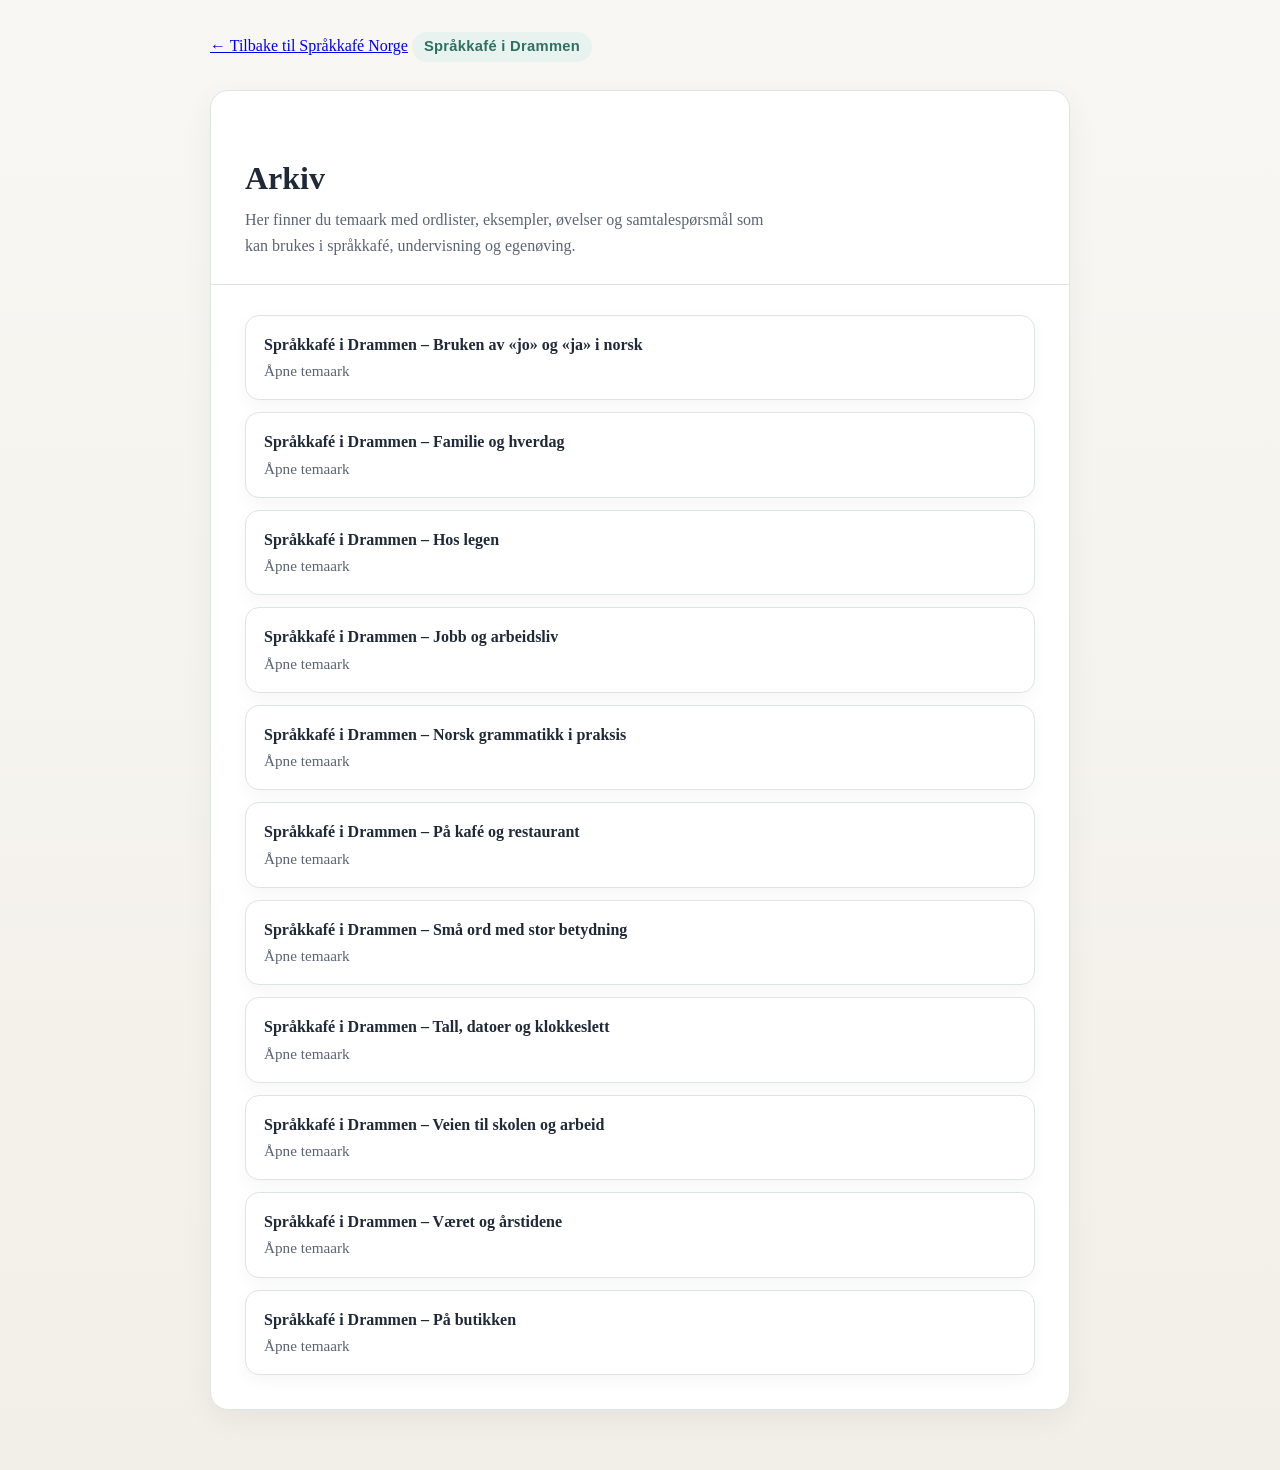
<file: index.html>
<!doctype html>
<html lang="no">
<head>
  <meta charset="utf-8">
  <meta name="viewport" content="width=device-width, initial-scale=1">
  <title>Språkkafé i Drammen – Arkiv</title>
  <link rel="stylesheet" href="styles.css">
</head>
<body>
<body>
  <main class="site">
    <header class="top">
      <a href="https://thpest.github.io/sprakkafe-norge/" class="back-link">← Tilbake til Språkkafé Norge</a>
      <span class="kicker">Språkkafé i Drammen</span>
    </header>
    <section class="card">
      <div class="hero">
        <h1>Arkiv</h1>
        <p>Her finner du temaark med ordlister, eksempler, øvelser og samtalespørsmål som kan brukes i språkkafé, undervisning og egenøving.</p>
      </div>
      <div class="content">
        <div class="index-list">
          <a href="bruken-av-jo-og-ja-i-norsk.html"><strong>Språkkafé i Drammen – Bruken av «jo» og «ja» i norsk</strong><div class="small">Åpne temaark</div></a>
<a href="familie-og-hverdag.html"><strong>Språkkafé i Drammen – Familie og hverdag</strong><div class="small">Åpne temaark</div></a>
<a href="hos-legen.html"><strong>Språkkafé i Drammen – Hos legen</strong><div class="small">Åpne temaark</div></a>
<a href="jobb-og-arbeidsliv.html"><strong>Språkkafé i Drammen – Jobb og arbeidsliv</strong><div class="small">Åpne temaark</div></a>
<a href="norsk-grammatikk-i-praksis.html"><strong>Språkkafé i Drammen – Norsk grammatikk i praksis</strong><div class="small">Åpne temaark</div></a>
<a href="pa-kafe-og-restaurant.html"><strong>Språkkafé i Drammen – På kafé og restaurant</strong><div class="small">Åpne temaark</div></a>
<a href="sma-ord-med-stor-betydning.html"><strong>Språkkafé i Drammen – Små ord med stor betydning</strong><div class="small">Åpne temaark</div></a>
<a href="tall-datoer-og-klokkeslett.html"><strong>Språkkafé i Drammen – Tall, datoer og klokkeslett</strong><div class="small">Åpne temaark</div></a>
<a href="veien-til-skolen-og-arbeid.html"><strong>Språkkafé i Drammen – Veien til skolen og arbeid</strong><div class="small">Åpne temaark</div></a>
<a href="vaeret-og-arstidene.html"><strong>Språkkafé i Drammen – Været og årstidene</strong><div class="small">Åpne temaark</div></a>
<a href="pa-butikken.html"><strong>Språkkafé i Drammen – På butikken</strong><div class="small">Åpne temaark</div></a>
        </div>
      </div>
    </section>
  </main>
</body>
</html>
</file>
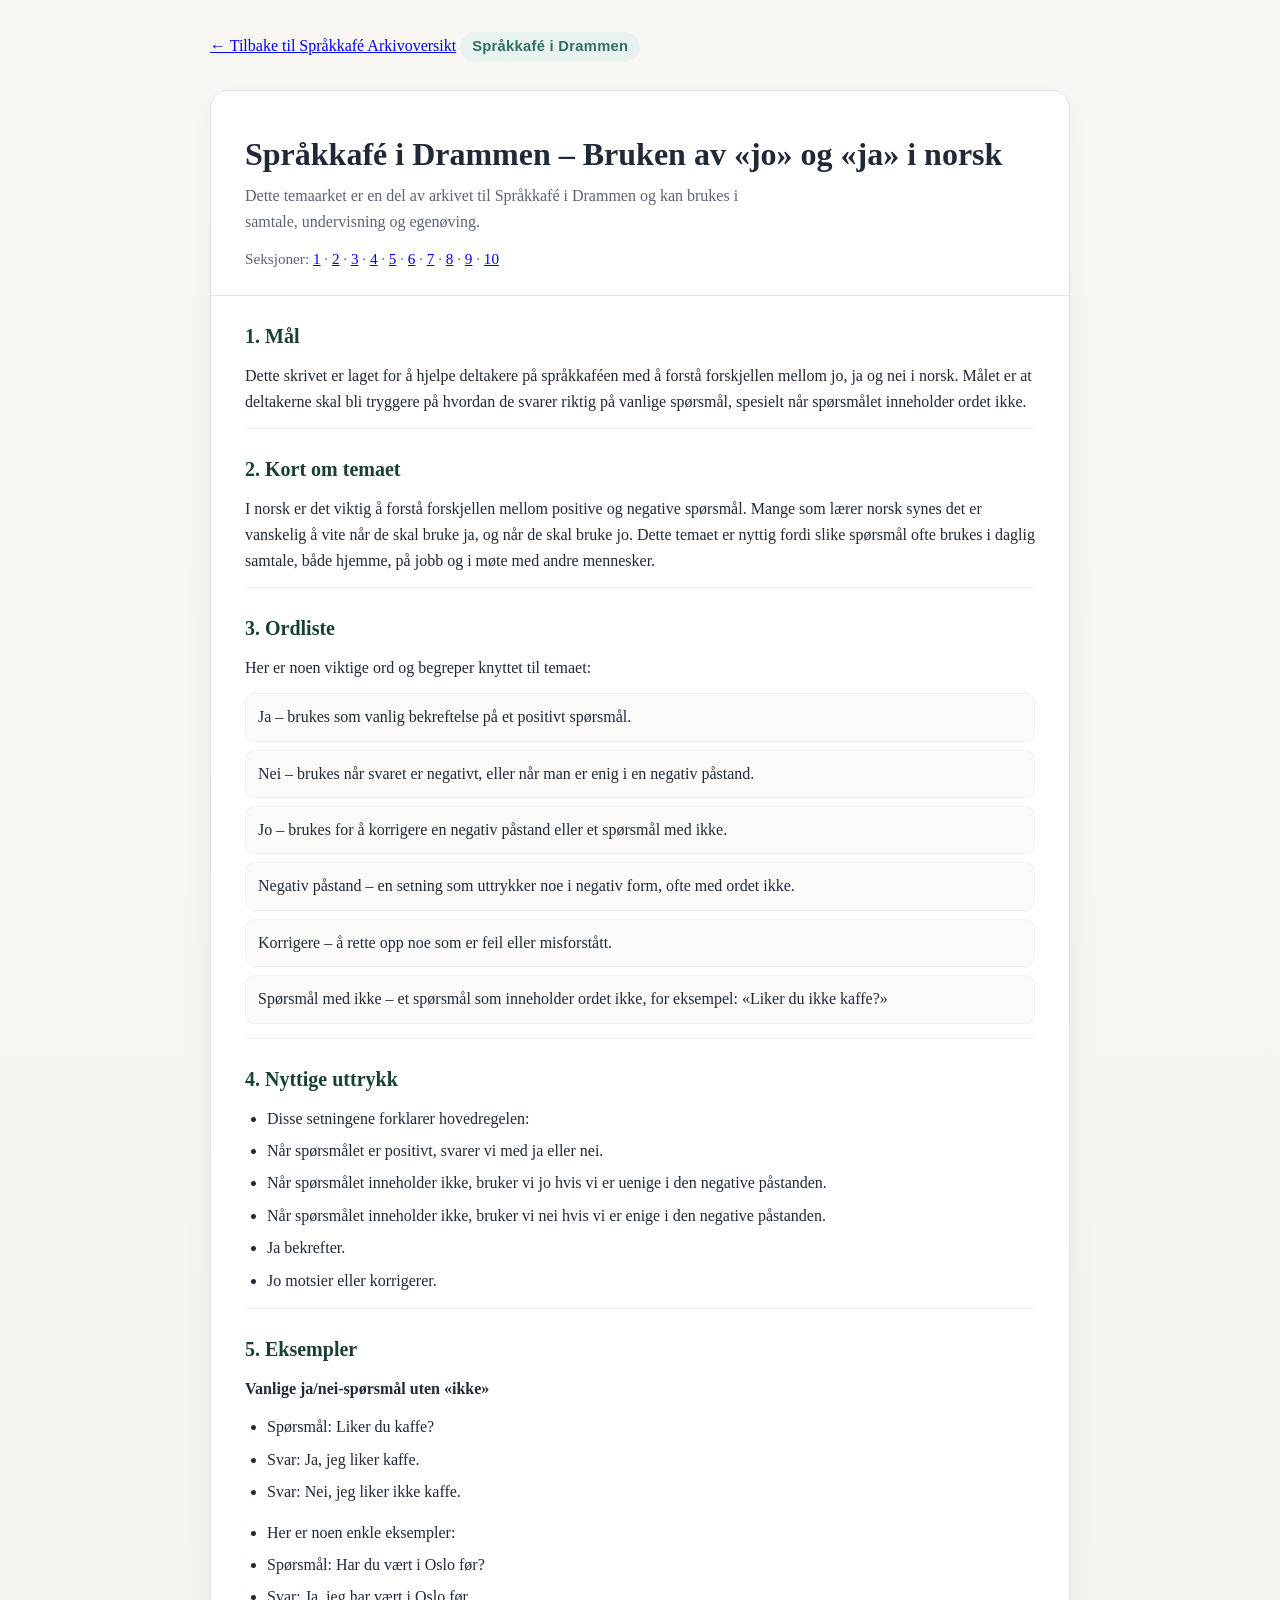
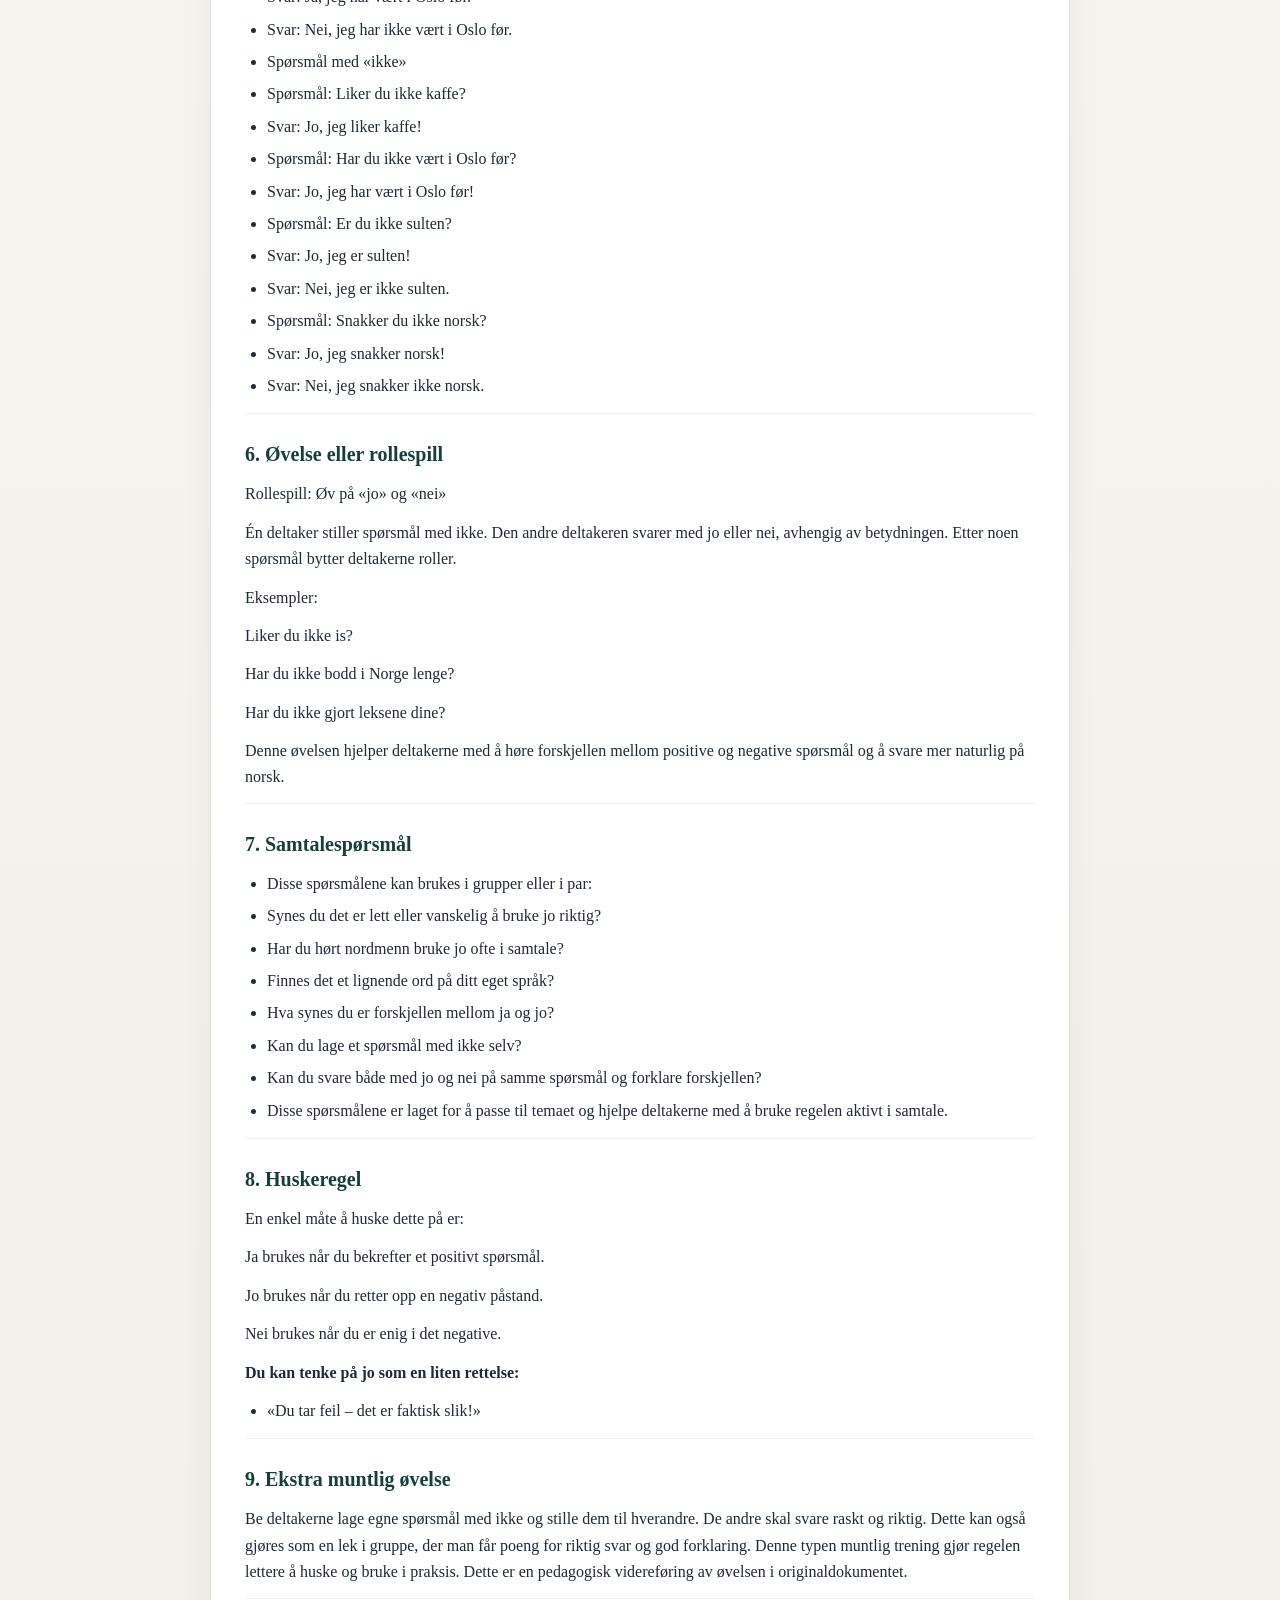
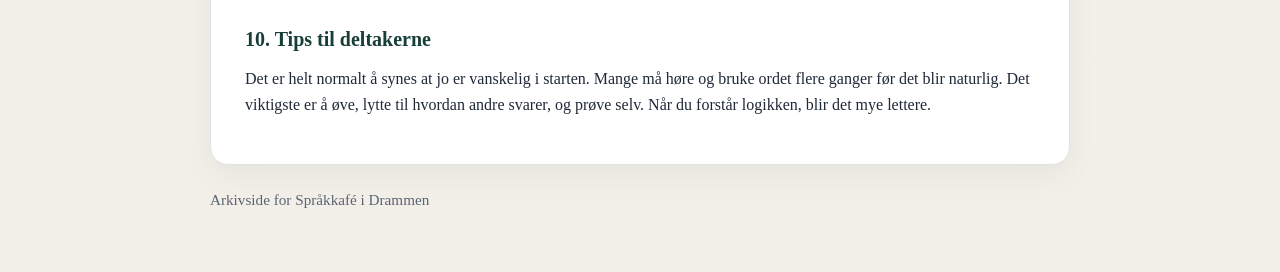
<file: bruken-av-jo-og-ja-i-norsk.html>
<!doctype html>
<html lang="no">
<head>
  <meta charset="utf-8">
  <meta name="viewport" content="width=device-width, initial-scale=1">
  <title>Språkkafé i Drammen – Bruken av «jo» og «ja» i norsk</title>
  <link rel="stylesheet" href="styles.css">
</head>
<body>
  <main class="site">
    <header class="top">
      <a href="https://thpest.github.io/arkiv/" class="back-link">← Tilbake til Språkkafé Arkivoversikt</a>
      <span class="kicker">Språkkafé i Drammen</span>
    </header>
    <article class="card">
      <div class="hero">
        <h1>Språkkafé i Drammen – Bruken av «jo» og «ja» i norsk</h1>
        <p>Dette temaarket er en del av arkivet til Språkkafé i Drammen og kan brukes i samtale, undervisning og egenøving.</p>
        <p class="small">Seksjoner: <a href="#s1">1</a> · <a href="#s2">2</a> · <a href="#s3">3</a> · <a href="#s4">4</a> · <a href="#s5">5</a> · <a href="#s6">6</a> · <a href="#s7">7</a> · <a href="#s8">8</a> · <a href="#s9">9</a> · <a href="#s10">10</a></p>
      </div>
      <div class="content">
        <section id="s1"><h2>1. Mål</h2>
<p>Dette skrivet er laget for å hjelpe deltakere på språkkaféen med å forstå forskjellen mellom jo, ja og nei i norsk. Målet er at deltakerne skal bli tryggere på hvordan de svarer riktig på vanlige spørsmål, spesielt når spørsmålet inneholder ordet ikke.</p>
</section>
<section id="s2"><h2>2. Kort om temaet</h2>
<p>I norsk er det viktig å forstå forskjellen mellom positive og negative spørsmål. Mange som lærer norsk synes det er vanskelig å vite når de skal bruke ja, og når de skal bruke jo. Dette temaet er nyttig fordi slike spørsmål ofte brukes i daglig samtale, både hjemme, på jobb og i møte med andre mennesker.</p>
</section>
<section id="s3"><h2>3. Ordliste</h2>
<p>Her er noen viktige ord og begreper knyttet til temaet:</p>
<ul class="term-list">
<li>Ja – brukes som vanlig bekreftelse på et positivt spørsmål.</li>
<li>Nei – brukes når svaret er negativt, eller når man er enig i en negativ påstand.</li>
<li>Jo – brukes for å korrigere en negativ påstand eller et spørsmål med ikke.</li>
<li>Negativ påstand – en setning som uttrykker noe i negativ form, ofte med ordet ikke.</li>
<li>Korrigere – å rette opp noe som er feil eller misforstått.</li>
<li>Spørsmål med ikke – et spørsmål som inneholder ordet ikke, for eksempel: «Liker du ikke kaffe?»</li>
</ul>
</section>
<section id="s4"><h2>4. Nyttige uttrykk</h2>
<ul>
<li>Disse setningene forklarer hovedregelen:</li>
<li>Når spørsmålet er positivt, svarer vi med ja eller nei.</li>
<li>Når spørsmålet inneholder ikke, bruker vi jo hvis vi er uenige i den negative påstanden.</li>
<li>Når spørsmålet inneholder ikke, bruker vi nei hvis vi er enige i den negative påstanden.</li>
<li>Ja bekrefter.</li>
<li>Jo motsier eller korrigerer.</li>
</ul>
</section>
<section id="s5"><h2>5. Eksempler</h2>
<p><strong>Vanlige ja/nei-spørsmål uten «ikke»</strong></p>
<ul>
<li>Spørsmål: Liker du kaffe?</li>
<li>Svar: Ja, jeg liker kaffe.</li>
<li>Svar: Nei, jeg liker ikke kaffe.</li>
</ul>
<ul>
<li>Her er noen enkle eksempler:</li>
<li>Spørsmål: Har du vært i Oslo før?</li>
<li>Svar: Ja, jeg har vært i Oslo før.</li>
<li>Svar: Nei, jeg har ikke vært i Oslo før.</li>
<li>Spørsmål med «ikke»</li>
<li>Spørsmål: Liker du ikke kaffe?</li>
<li>Svar: Jo, jeg liker kaffe!</li>
<li>Spørsmål: Har du ikke vært i Oslo før?</li>
<li>Svar: Jo, jeg har vært i Oslo før!</li>
<li>Spørsmål: Er du ikke sulten?</li>
<li>Svar: Jo, jeg er sulten!</li>
<li>Svar: Nei, jeg er ikke sulten.</li>
<li>Spørsmål: Snakker du ikke norsk?</li>
<li>Svar: Jo, jeg snakker norsk!</li>
<li>Svar: Nei, jeg snakker ikke norsk.</li>
</ul>
</section>
<section id="s6"><h2>6. Øvelse eller rollespill</h2>
<p>Rollespill: Øv på «jo» og «nei»</p>
<p>Én deltaker stiller spørsmål med ikke. Den andre deltakeren svarer med jo eller nei, avhengig av betydningen. Etter noen spørsmål bytter deltakerne roller.</p>
<p>Eksempler:</p>
<p>Liker du ikke is?</p>
<p>Har du ikke bodd i Norge lenge?</p>
<p>Har du ikke gjort leksene dine?</p>
<p>Denne øvelsen hjelper deltakerne med å høre forskjellen mellom positive og negative spørsmål og å svare mer naturlig på norsk.</p>
</section>
<section id="s7"><h2>7. Samtalespørsmål</h2>
<ul>
<li>Disse spørsmålene kan brukes i grupper eller i par:</li>
<li>Synes du det er lett eller vanskelig å bruke jo riktig?</li>
<li>Har du hørt nordmenn bruke jo ofte i samtale?</li>
<li>Finnes det et lignende ord på ditt eget språk?</li>
<li>Hva synes du er forskjellen mellom ja og jo?</li>
<li>Kan du lage et spørsmål med ikke selv?</li>
<li>Kan du svare både med jo og nei på samme spørsmål og forklare forskjellen?</li>
<li>Disse spørsmålene er laget for å passe til temaet og hjelpe deltakerne med å bruke regelen aktivt i samtale.</li>
</ul>
</section>
<section id="s8"><h2>8. Huskeregel</h2>
<p>En enkel måte å huske dette på er:</p>
<p>Ja brukes når du bekrefter et positivt spørsmål.</p>
<p>Jo brukes når du retter opp en negativ påstand.</p>
<p>Nei brukes når du er enig i det negative.</p>
<p><strong>Du kan tenke på jo som en liten rettelse:</strong></p>
<ul>
<li>«Du tar feil – det er faktisk slik!»</li>
</ul>
</section>
<section id="s9"><h2>9. Ekstra muntlig øvelse</h2>
<p>Be deltakerne lage egne spørsmål med ikke og stille dem til hverandre. De andre skal svare raskt og riktig. Dette kan også gjøres som en lek i gruppe, der man får poeng for riktig svar og god forklaring. Denne typen muntlig trening gjør regelen lettere å huske og bruke i praksis. Dette er en pedagogisk videreføring av øvelsen i originaldokumentet.</p>
</section>
<section id="s10"><h2>10. Tips til deltakerne</h2>
<p>Det er helt normalt å synes at jo er vanskelig i starten. Mange må høre og bruke ordet flere ganger før det blir naturlig. Det viktigste er å øve, lytte til hvordan andre svarer, og prøve selv. Når du forstår logikken, blir det mye lettere.</p>
</section>
      </div>
    </article>
    <footer class="page">
      Arkivside for Språkkafé i Drammen
    </footer>
  </main>
</body>
</html>
</file>
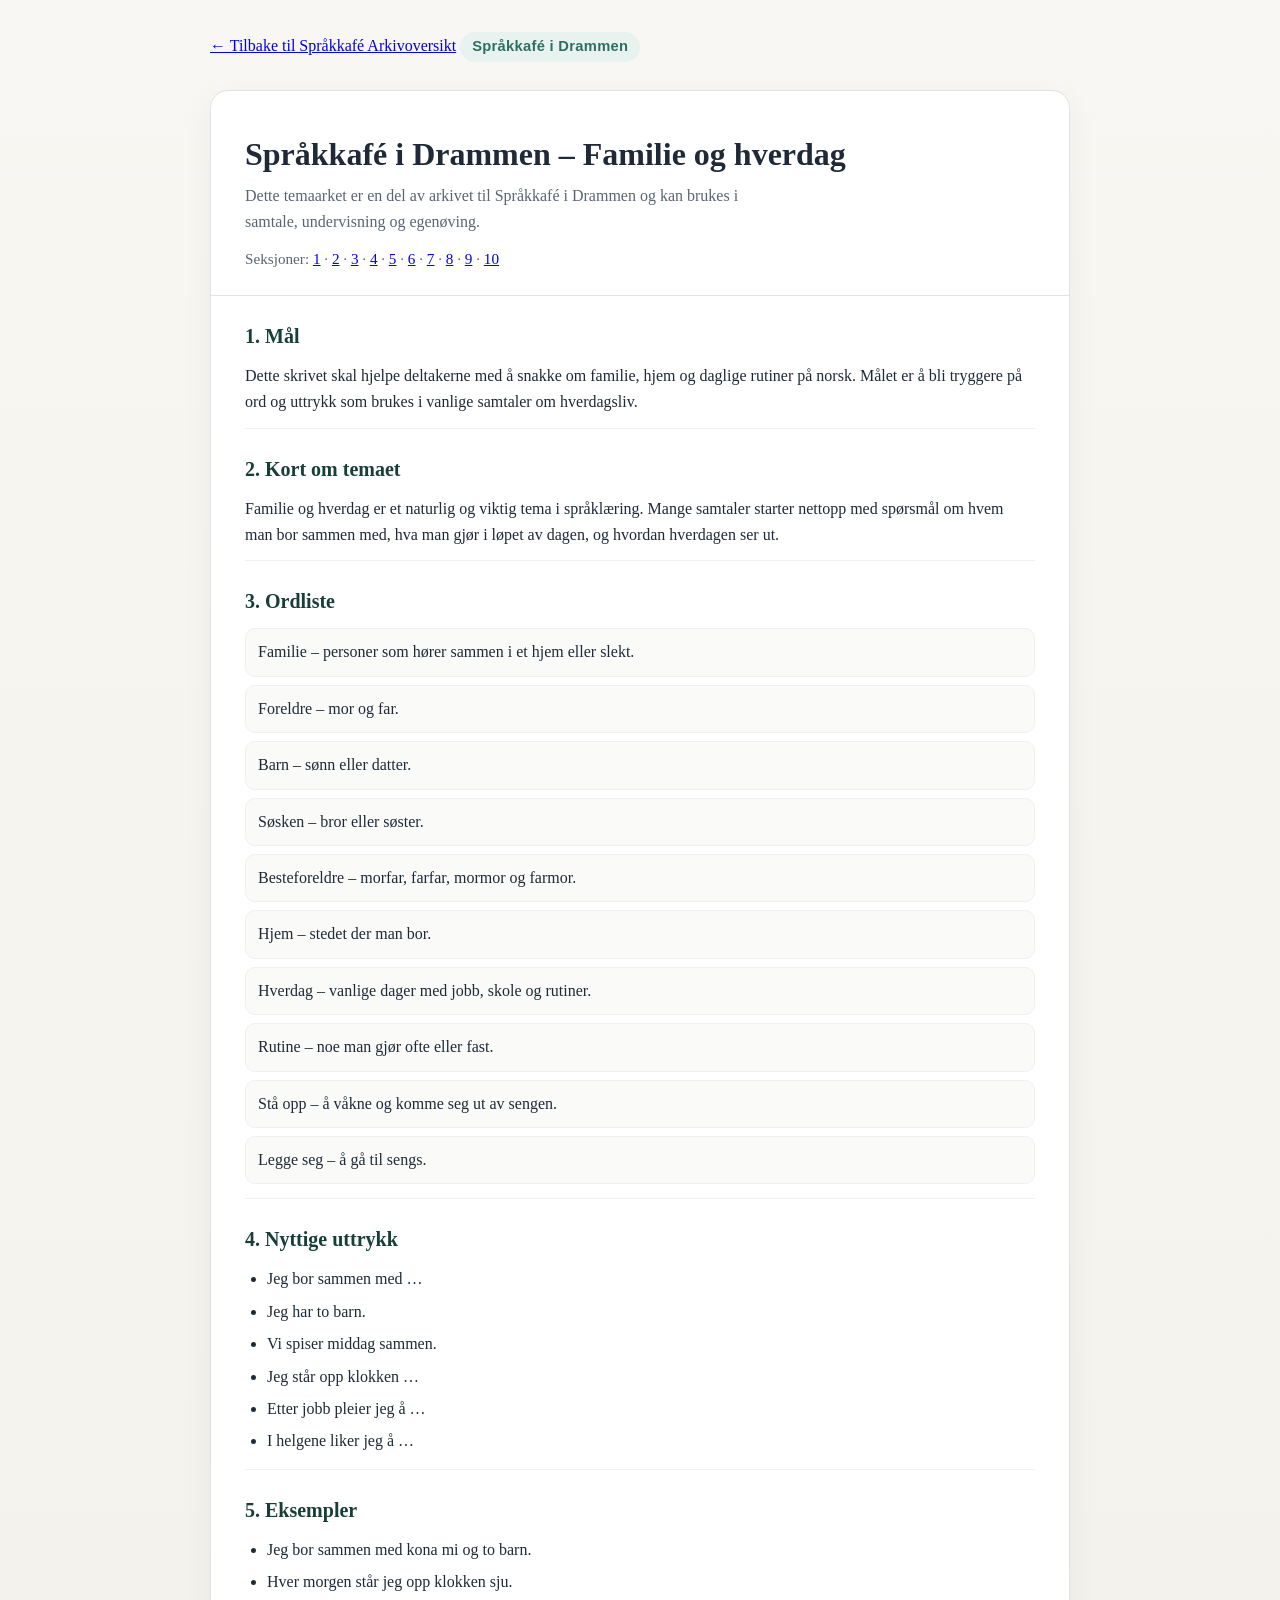
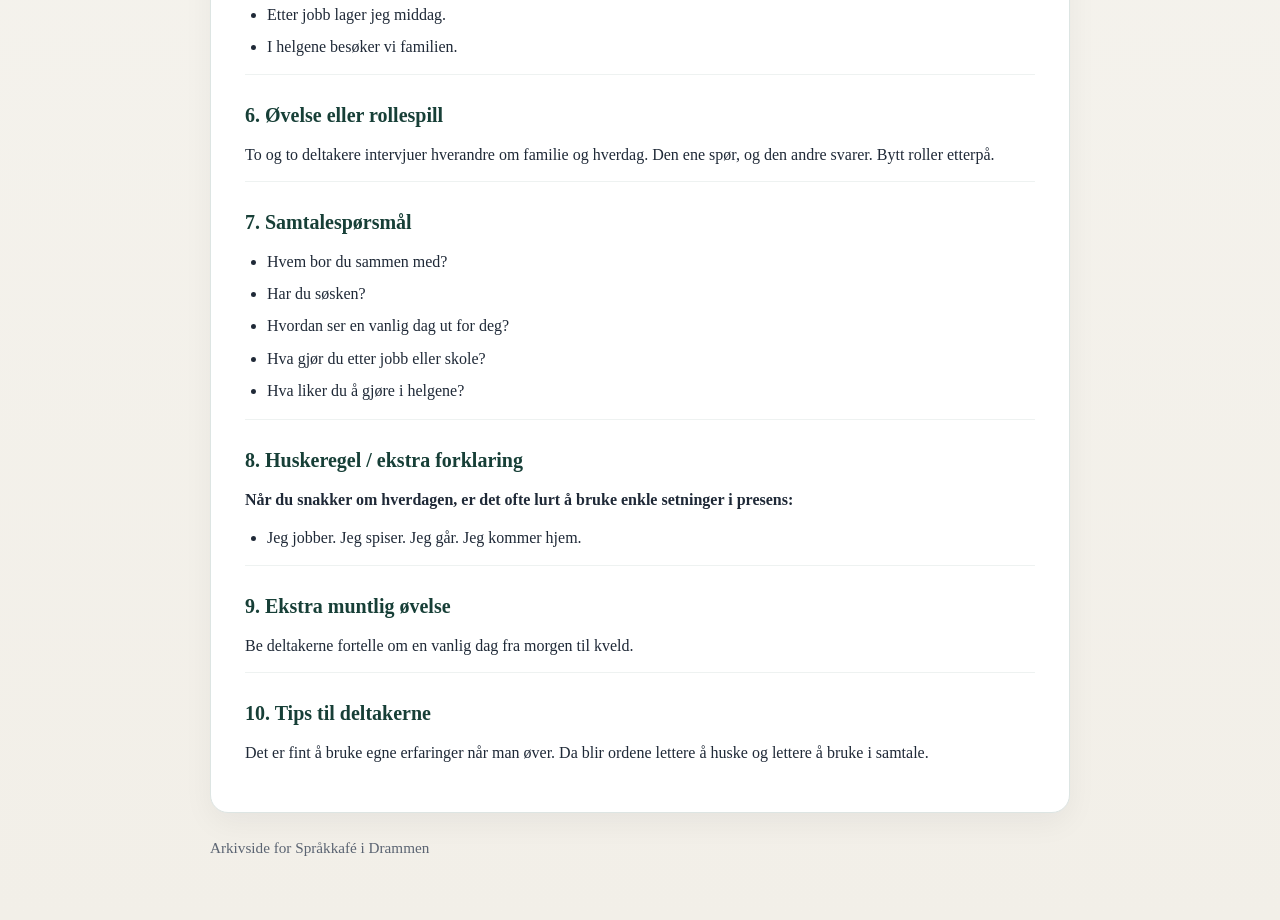
<file: familie-og-hverdag.html>
<!doctype html>
<html lang="no">
<head>
  <meta charset="utf-8">
  <meta name="viewport" content="width=device-width, initial-scale=1">
  <title>Språkkafé i Drammen – Familie og hverdag</title>
  <link rel="stylesheet" href="styles.css">
</head>
<body>
  <main class="site">
    <header class="top">
      <a href="https://thpest.github.io/arkiv/" class="back-link">← Tilbake til Språkkafé Arkivoversikt</a>
      <span class="kicker">Språkkafé i Drammen</span>
    </header>
    <article class="card">
      <div class="hero">
        <h1>Språkkafé i Drammen – Familie og hverdag</h1>
        <p>Dette temaarket er en del av arkivet til Språkkafé i Drammen og kan brukes i samtale, undervisning og egenøving.</p>
        <p class="small">Seksjoner: <a href="#s1">1</a> · <a href="#s2">2</a> · <a href="#s3">3</a> · <a href="#s4">4</a> · <a href="#s5">5</a> · <a href="#s6">6</a> · <a href="#s7">7</a> · <a href="#s8">8</a> · <a href="#s9">9</a> · <a href="#s10">10</a></p>
      </div>
      <div class="content">
        <section id="s1"><h2>1. Mål</h2>
<p>Dette skrivet skal hjelpe deltakerne med å snakke om familie, hjem og daglige rutiner på norsk. Målet er å bli tryggere på ord og uttrykk som brukes i vanlige samtaler om hverdagsliv.</p>
</section>
<section id="s2"><h2>2. Kort om temaet</h2>
<p>Familie og hverdag er et naturlig og viktig tema i språklæring. Mange samtaler starter nettopp med spørsmål om hvem man bor sammen med, hva man gjør i løpet av dagen, og hvordan hverdagen ser ut.</p>
</section>
<section id="s3"><h2>3. Ordliste</h2>
<ul class="term-list">
<li>Familie – personer som hører sammen i et hjem eller slekt.</li>
<li>Foreldre – mor og far.</li>
<li>Barn – sønn eller datter.</li>
<li>Søsken – bror eller søster.</li>
<li>Besteforeldre – morfar, farfar, mormor og farmor.</li>
<li>Hjem – stedet der man bor.</li>
<li>Hverdag – vanlige dager med jobb, skole og rutiner.</li>
<li>Rutine – noe man gjør ofte eller fast.</li>
<li>Stå opp – å våkne og komme seg ut av sengen.</li>
<li>Legge seg – å gå til sengs.</li>
</ul>
</section>
<section id="s4"><h2>4. Nyttige uttrykk</h2>
<ul>
<li>Jeg bor sammen med …</li>
<li>Jeg har to barn.</li>
<li>Vi spiser middag sammen.</li>
<li>Jeg står opp klokken …</li>
<li>Etter jobb pleier jeg å …</li>
<li>I helgene liker jeg å …</li>
</ul>
</section>
<section id="s5"><h2>5. Eksempler</h2>
<ul>
<li>Jeg bor sammen med kona mi og to barn.</li>
<li>Hver morgen står jeg opp klokken sju.</li>
<li>Etter jobb lager jeg middag.</li>
<li>I helgene besøker vi familien.</li>
</ul>
</section>
<section id="s6"><h2>6. Øvelse eller rollespill</h2>
<p>To og to deltakere intervjuer hverandre om familie og hverdag. Den ene spør, og den andre svarer. Bytt roller etterpå.</p>
</section>
<section id="s7"><h2>7. Samtalespørsmål</h2>
<ul>
<li>Hvem bor du sammen med?</li>
<li>Har du søsken?</li>
<li>Hvordan ser en vanlig dag ut for deg?</li>
<li>Hva gjør du etter jobb eller skole?</li>
<li>Hva liker du å gjøre i helgene?</li>
</ul>
</section>
<section id="s8"><h2>8. Huskeregel / ekstra forklaring</h2>
<p><strong>Når du snakker om hverdagen, er det ofte lurt å bruke enkle setninger i presens:</strong></p>
<ul>
<li>Jeg jobber. Jeg spiser. Jeg går. Jeg kommer hjem.</li>
</ul>
</section>
<section id="s9"><h2>9. Ekstra muntlig øvelse</h2>
<p>Be deltakerne fortelle om en vanlig dag fra morgen til kveld.</p>
</section>
<section id="s10"><h2>10. Tips til deltakerne</h2>
<p>Det er fint å bruke egne erfaringer når man øver. Da blir ordene lettere å huske og lettere å bruke i samtale.</p>
</section>
      </div>
    </article>
    <footer class="page">
      Arkivside for Språkkafé i Drammen
    </footer>
  </main>
</body>
</html>
</file>
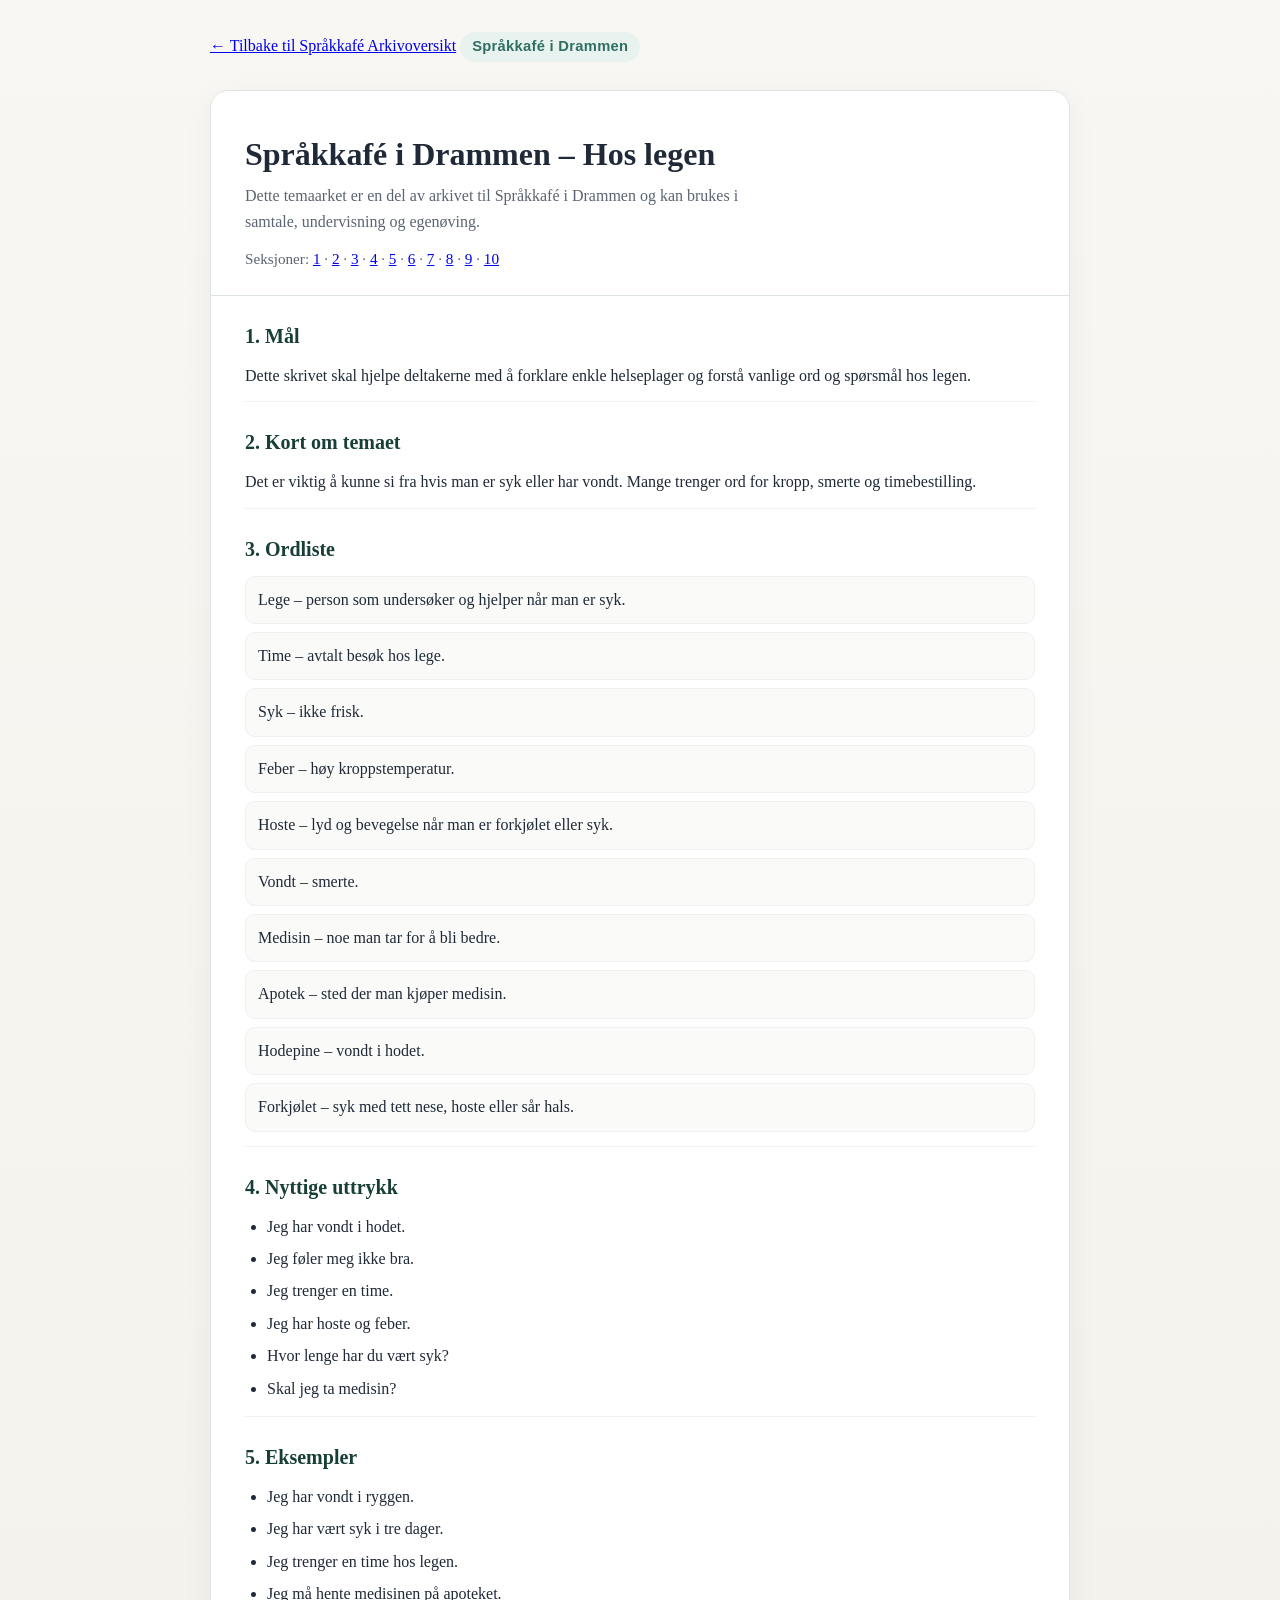
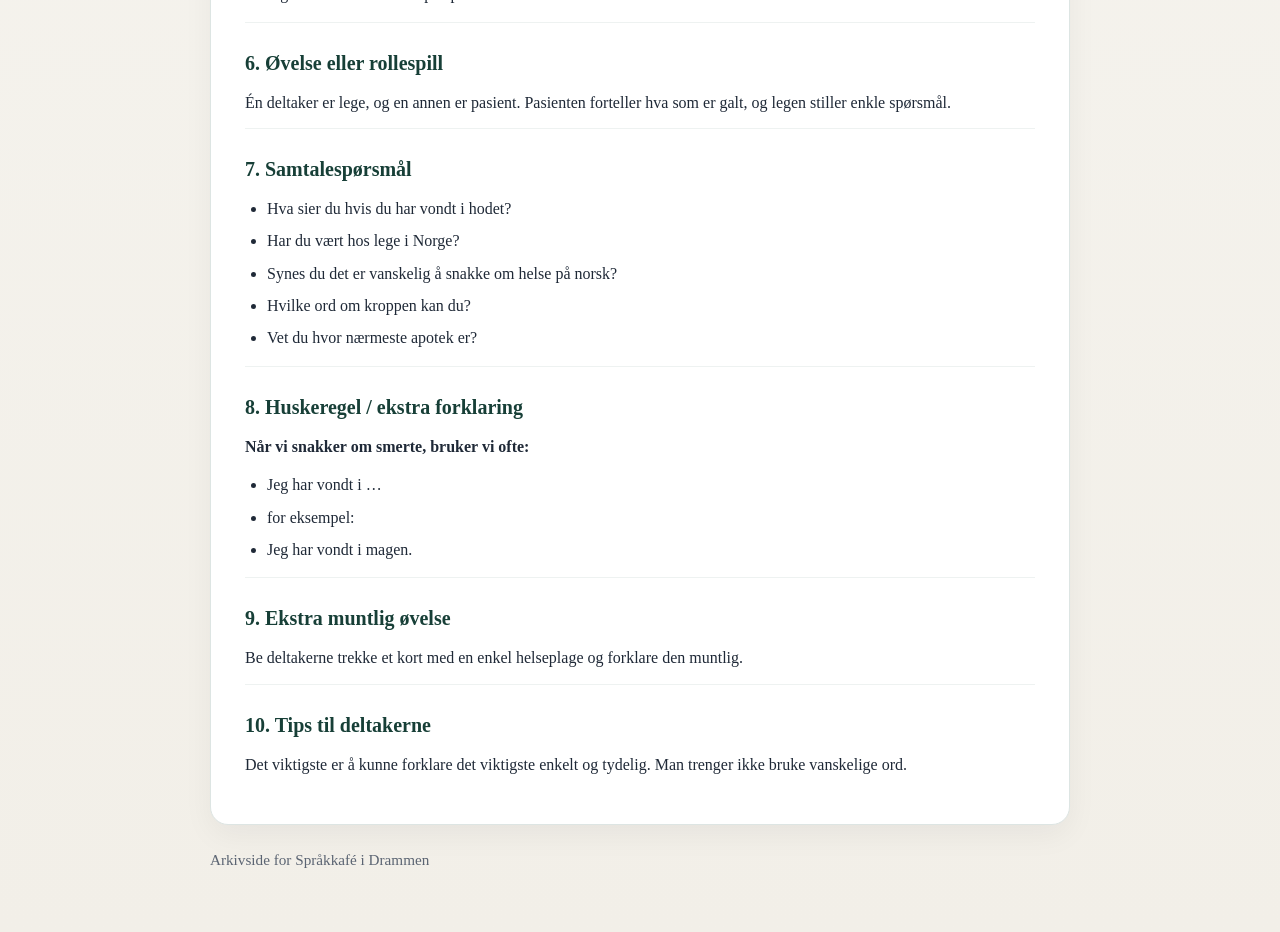
<file: hos-legen.html>
<!doctype html>
<html lang="no">
<head>
  <meta charset="utf-8">
  <meta name="viewport" content="width=device-width, initial-scale=1">
  <title>Språkkafé i Drammen – Hos legen</title>
  <link rel="stylesheet" href="styles.css">
</head>
<body>
  <main class="site">
    <header class="top">
      <a href="https://thpest.github.io/arkiv/" class="back-link">← Tilbake til Språkkafé Arkivoversikt</a>
      <span class="kicker">Språkkafé i Drammen</span>
    </header>
    <article class="card">
      <div class="hero">
        <h1>Språkkafé i Drammen – Hos legen</h1>
        <p>Dette temaarket er en del av arkivet til Språkkafé i Drammen og kan brukes i samtale, undervisning og egenøving.</p>
        <p class="small">Seksjoner: <a href="#s1">1</a> · <a href="#s2">2</a> · <a href="#s3">3</a> · <a href="#s4">4</a> · <a href="#s5">5</a> · <a href="#s6">6</a> · <a href="#s7">7</a> · <a href="#s8">8</a> · <a href="#s9">9</a> · <a href="#s10">10</a></p>
      </div>
      <div class="content">
        <section id="s1"><h2>1. Mål</h2>
<p>Dette skrivet skal hjelpe deltakerne med å forklare enkle helseplager og forstå vanlige ord og spørsmål hos legen.</p>
</section>
<section id="s2"><h2>2. Kort om temaet</h2>
<p>Det er viktig å kunne si fra hvis man er syk eller har vondt. Mange trenger ord for kropp, smerte og timebestilling.</p>
</section>
<section id="s3"><h2>3. Ordliste</h2>
<ul class="term-list">
<li>Lege – person som undersøker og hjelper når man er syk.</li>
<li>Time – avtalt besøk hos lege.</li>
<li>Syk – ikke frisk.</li>
<li>Feber – høy kroppstemperatur.</li>
<li>Hoste – lyd og bevegelse når man er forkjølet eller syk.</li>
<li>Vondt – smerte.</li>
<li>Medisin – noe man tar for å bli bedre.</li>
<li>Apotek – sted der man kjøper medisin.</li>
<li>Hodepine – vondt i hodet.</li>
<li>Forkjølet – syk med tett nese, hoste eller sår hals.</li>
</ul>
</section>
<section id="s4"><h2>4. Nyttige uttrykk</h2>
<ul>
<li>Jeg har vondt i hodet.</li>
<li>Jeg føler meg ikke bra.</li>
<li>Jeg trenger en time.</li>
<li>Jeg har hoste og feber.</li>
<li>Hvor lenge har du vært syk?</li>
<li>Skal jeg ta medisin?</li>
</ul>
</section>
<section id="s5"><h2>5. Eksempler</h2>
<ul>
<li>Jeg har vondt i ryggen.</li>
<li>Jeg har vært syk i tre dager.</li>
<li>Jeg trenger en time hos legen.</li>
<li>Jeg må hente medisinen på apoteket.</li>
</ul>
</section>
<section id="s6"><h2>6. Øvelse eller rollespill</h2>
<p>Én deltaker er lege, og en annen er pasient. Pasienten forteller hva som er galt, og legen stiller enkle spørsmål.</p>
</section>
<section id="s7"><h2>7. Samtalespørsmål</h2>
<ul>
<li>Hva sier du hvis du har vondt i hodet?</li>
<li>Har du vært hos lege i Norge?</li>
<li>Synes du det er vanskelig å snakke om helse på norsk?</li>
<li>Hvilke ord om kroppen kan du?</li>
<li>Vet du hvor nærmeste apotek er?</li>
</ul>
</section>
<section id="s8"><h2>8. Huskeregel / ekstra forklaring</h2>
<p><strong>Når vi snakker om smerte, bruker vi ofte:</strong></p>
<ul>
<li>Jeg har vondt i …</li>
<li>for eksempel:</li>
<li>Jeg har vondt i magen.</li>
</ul>
</section>
<section id="s9"><h2>9. Ekstra muntlig øvelse</h2>
<p>Be deltakerne trekke et kort med en enkel helseplage og forklare den muntlig.</p>
</section>
<section id="s10"><h2>10. Tips til deltakerne</h2>
<p>Det viktigste er å kunne forklare det viktigste enkelt og tydelig. Man trenger ikke bruke vanskelige ord.</p>
</section>
      </div>
    </article>
    <footer class="page">
      Arkivside for Språkkafé i Drammen
    </footer>
  </main>
</body>
</html>
</file>
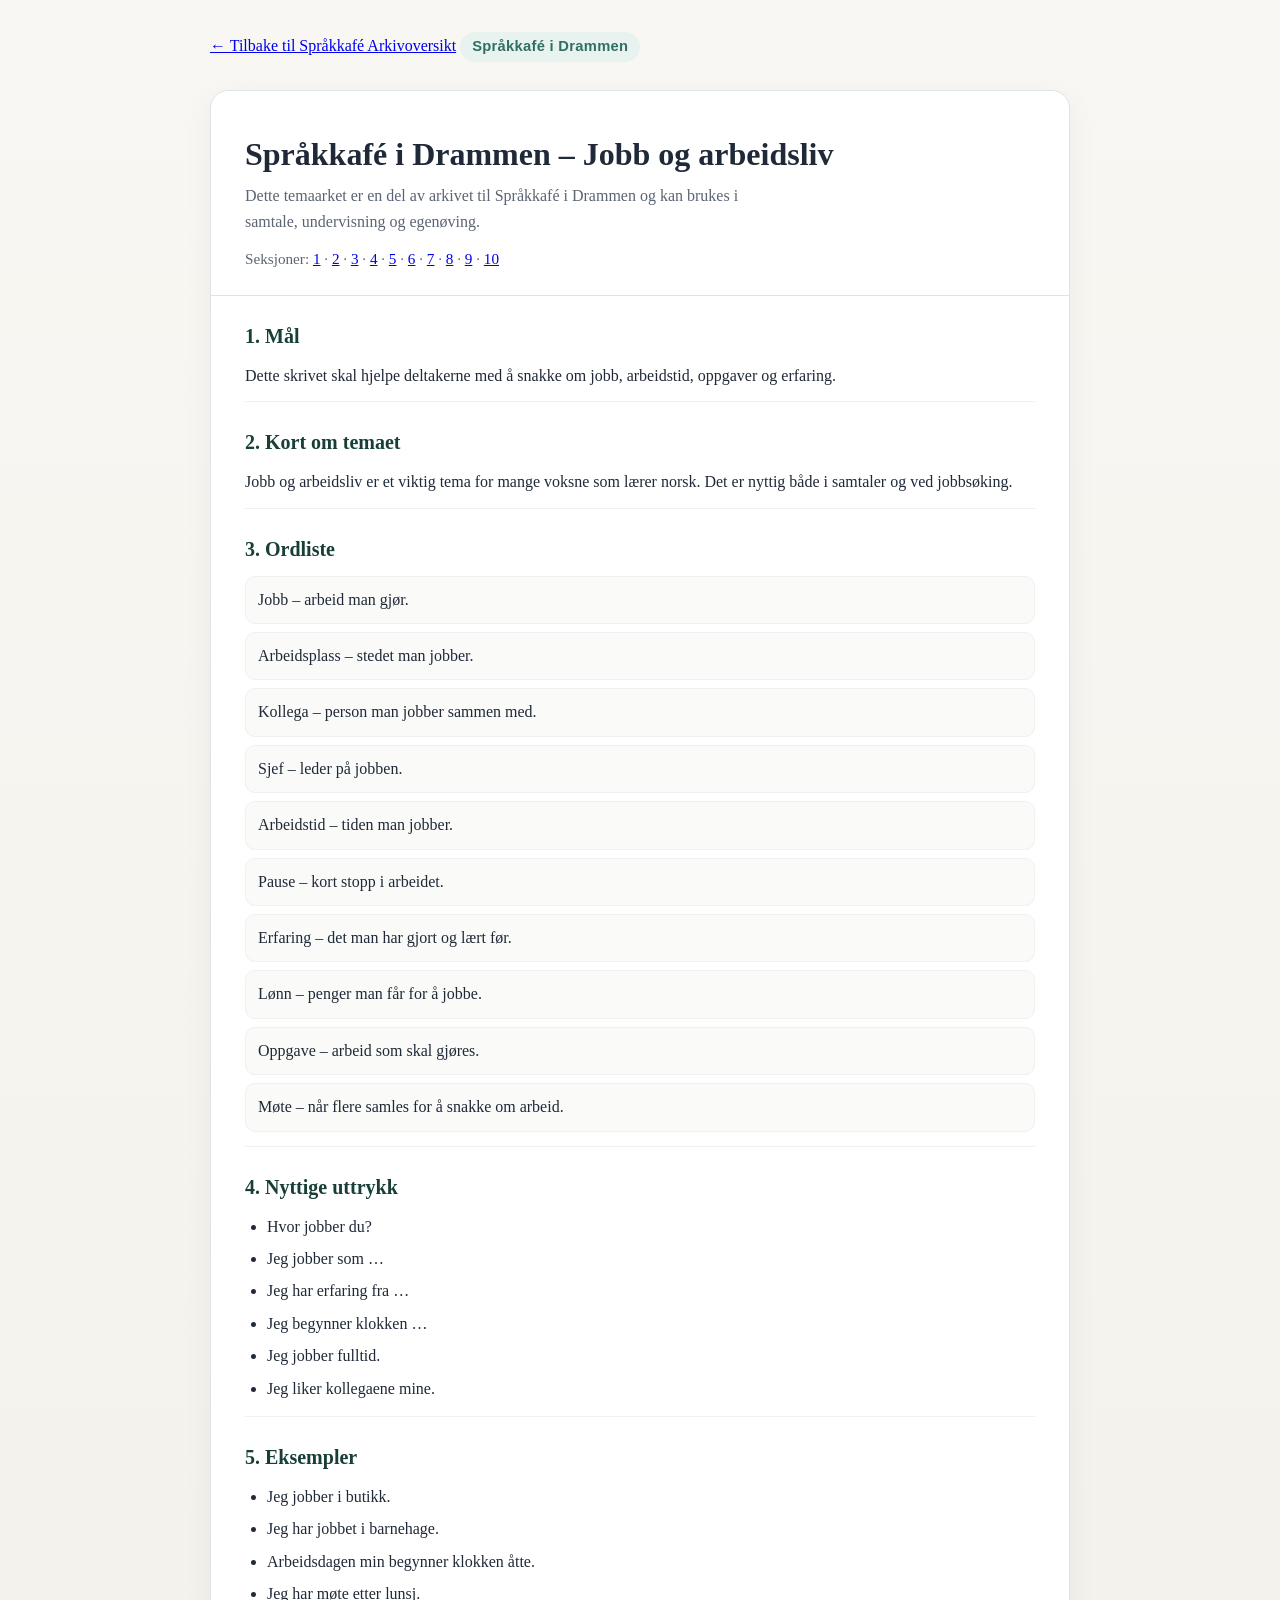
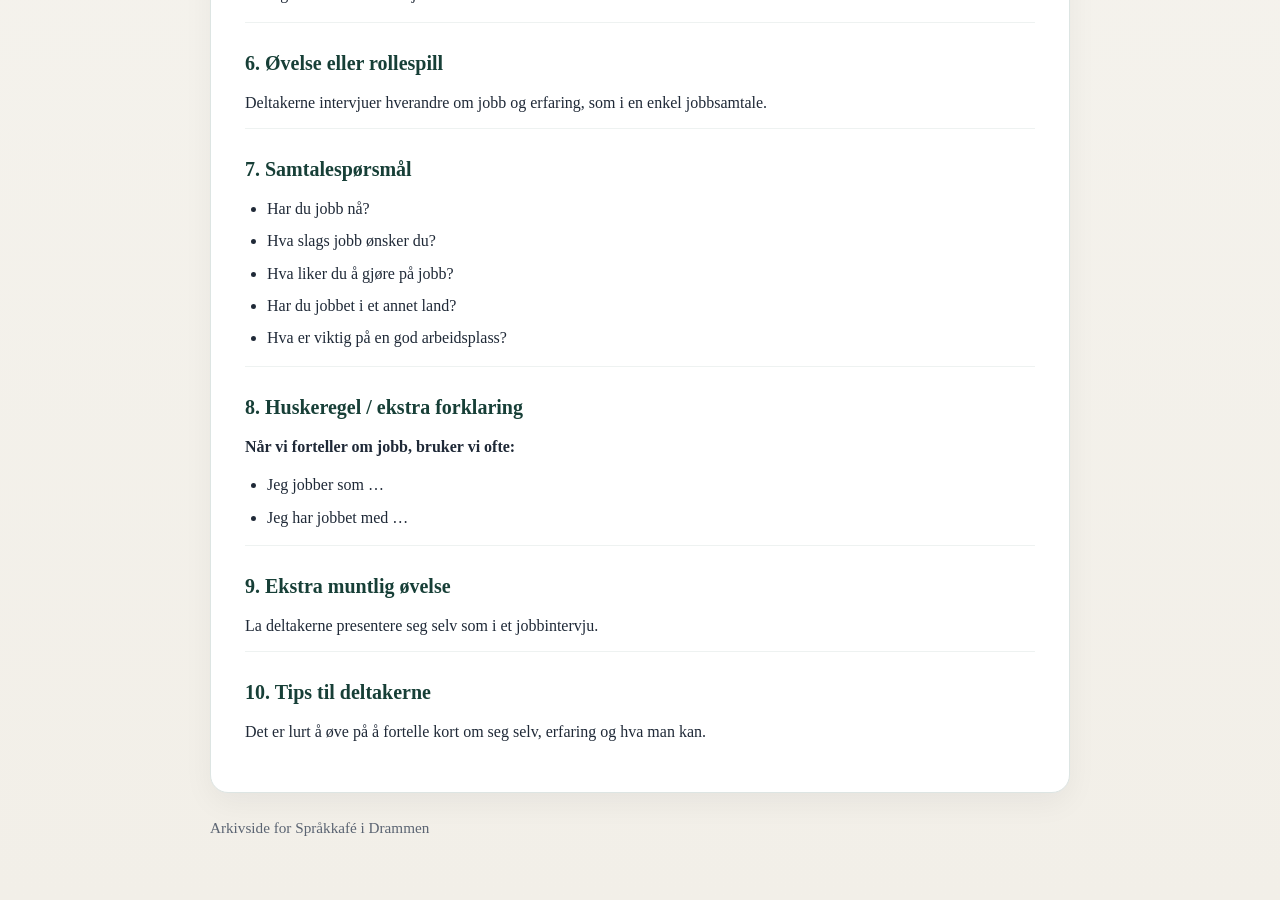
<file: jobb-og-arbeidsliv.html>
<!doctype html>
<html lang="no">
<head>
  <meta charset="utf-8">
  <meta name="viewport" content="width=device-width, initial-scale=1">
  <title>Språkkafé i Drammen – Jobb og arbeidsliv</title>
  <link rel="stylesheet" href="styles.css">
</head>
<body>
  <main class="site">
    <header class="top">
      <a href="https://thpest.github.io/arkiv/" class="back-link">← Tilbake til Språkkafé Arkivoversikt</a>
      <span class="kicker">Språkkafé i Drammen</span>
    </header>
    <article class="card">
      <div class="hero">
        <h1>Språkkafé i Drammen – Jobb og arbeidsliv</h1>
        <p>Dette temaarket er en del av arkivet til Språkkafé i Drammen og kan brukes i samtale, undervisning og egenøving.</p>
        <p class="small">Seksjoner: <a href="#s1">1</a> · <a href="#s2">2</a> · <a href="#s3">3</a> · <a href="#s4">4</a> · <a href="#s5">5</a> · <a href="#s6">6</a> · <a href="#s7">7</a> · <a href="#s8">8</a> · <a href="#s9">9</a> · <a href="#s10">10</a></p>
      </div>
      <div class="content">
        <section id="s1"><h2>1. Mål</h2>
<p>Dette skrivet skal hjelpe deltakerne med å snakke om jobb, arbeidstid, oppgaver og erfaring.</p>
</section>
<section id="s2"><h2>2. Kort om temaet</h2>
<p>Jobb og arbeidsliv er et viktig tema for mange voksne som lærer norsk. Det er nyttig både i samtaler og ved jobbsøking.</p>
</section>
<section id="s3"><h2>3. Ordliste</h2>
<ul class="term-list">
<li>Jobb – arbeid man gjør.</li>
<li>Arbeidsplass – stedet man jobber.</li>
<li>Kollega – person man jobber sammen med.</li>
<li>Sjef – leder på jobben.</li>
<li>Arbeidstid – tiden man jobber.</li>
<li>Pause – kort stopp i arbeidet.</li>
<li>Erfaring – det man har gjort og lært før.</li>
<li>Lønn – penger man får for å jobbe.</li>
<li>Oppgave – arbeid som skal gjøres.</li>
<li>Møte – når flere samles for å snakke om arbeid.</li>
</ul>
</section>
<section id="s4"><h2>4. Nyttige uttrykk</h2>
<ul>
<li>Hvor jobber du?</li>
<li>Jeg jobber som …</li>
<li>Jeg har erfaring fra …</li>
<li>Jeg begynner klokken …</li>
<li>Jeg jobber fulltid.</li>
<li>Jeg liker kollegaene mine.</li>
</ul>
</section>
<section id="s5"><h2>5. Eksempler</h2>
<ul>
<li>Jeg jobber i butikk.</li>
<li>Jeg har jobbet i barnehage.</li>
<li>Arbeidsdagen min begynner klokken åtte.</li>
<li>Jeg har møte etter lunsj.</li>
</ul>
</section>
<section id="s6"><h2>6. Øvelse eller rollespill</h2>
<p>Deltakerne intervjuer hverandre om jobb og erfaring, som i en enkel jobbsamtale.</p>
</section>
<section id="s7"><h2>7. Samtalespørsmål</h2>
<ul>
<li>Har du jobb nå?</li>
<li>Hva slags jobb ønsker du?</li>
<li>Hva liker du å gjøre på jobb?</li>
<li>Har du jobbet i et annet land?</li>
<li>Hva er viktig på en god arbeidsplass?</li>
</ul>
</section>
<section id="s8"><h2>8. Huskeregel / ekstra forklaring</h2>
<p><strong>Når vi forteller om jobb, bruker vi ofte:</strong></p>
<ul>
<li>Jeg jobber som …</li>
<li>Jeg har jobbet med …</li>
</ul>
</section>
<section id="s9"><h2>9. Ekstra muntlig øvelse</h2>
<p>La deltakerne presentere seg selv som i et jobbintervju.</p>
</section>
<section id="s10"><h2>10. Tips til deltakerne</h2>
<p>Det er lurt å øve på å fortelle kort om seg selv, erfaring og hva man kan.</p>
</section>
      </div>
    </article>
    <footer class="page">
      Arkivside for Språkkafé i Drammen
    </footer>
  </main>
</body>
</html>
</file>
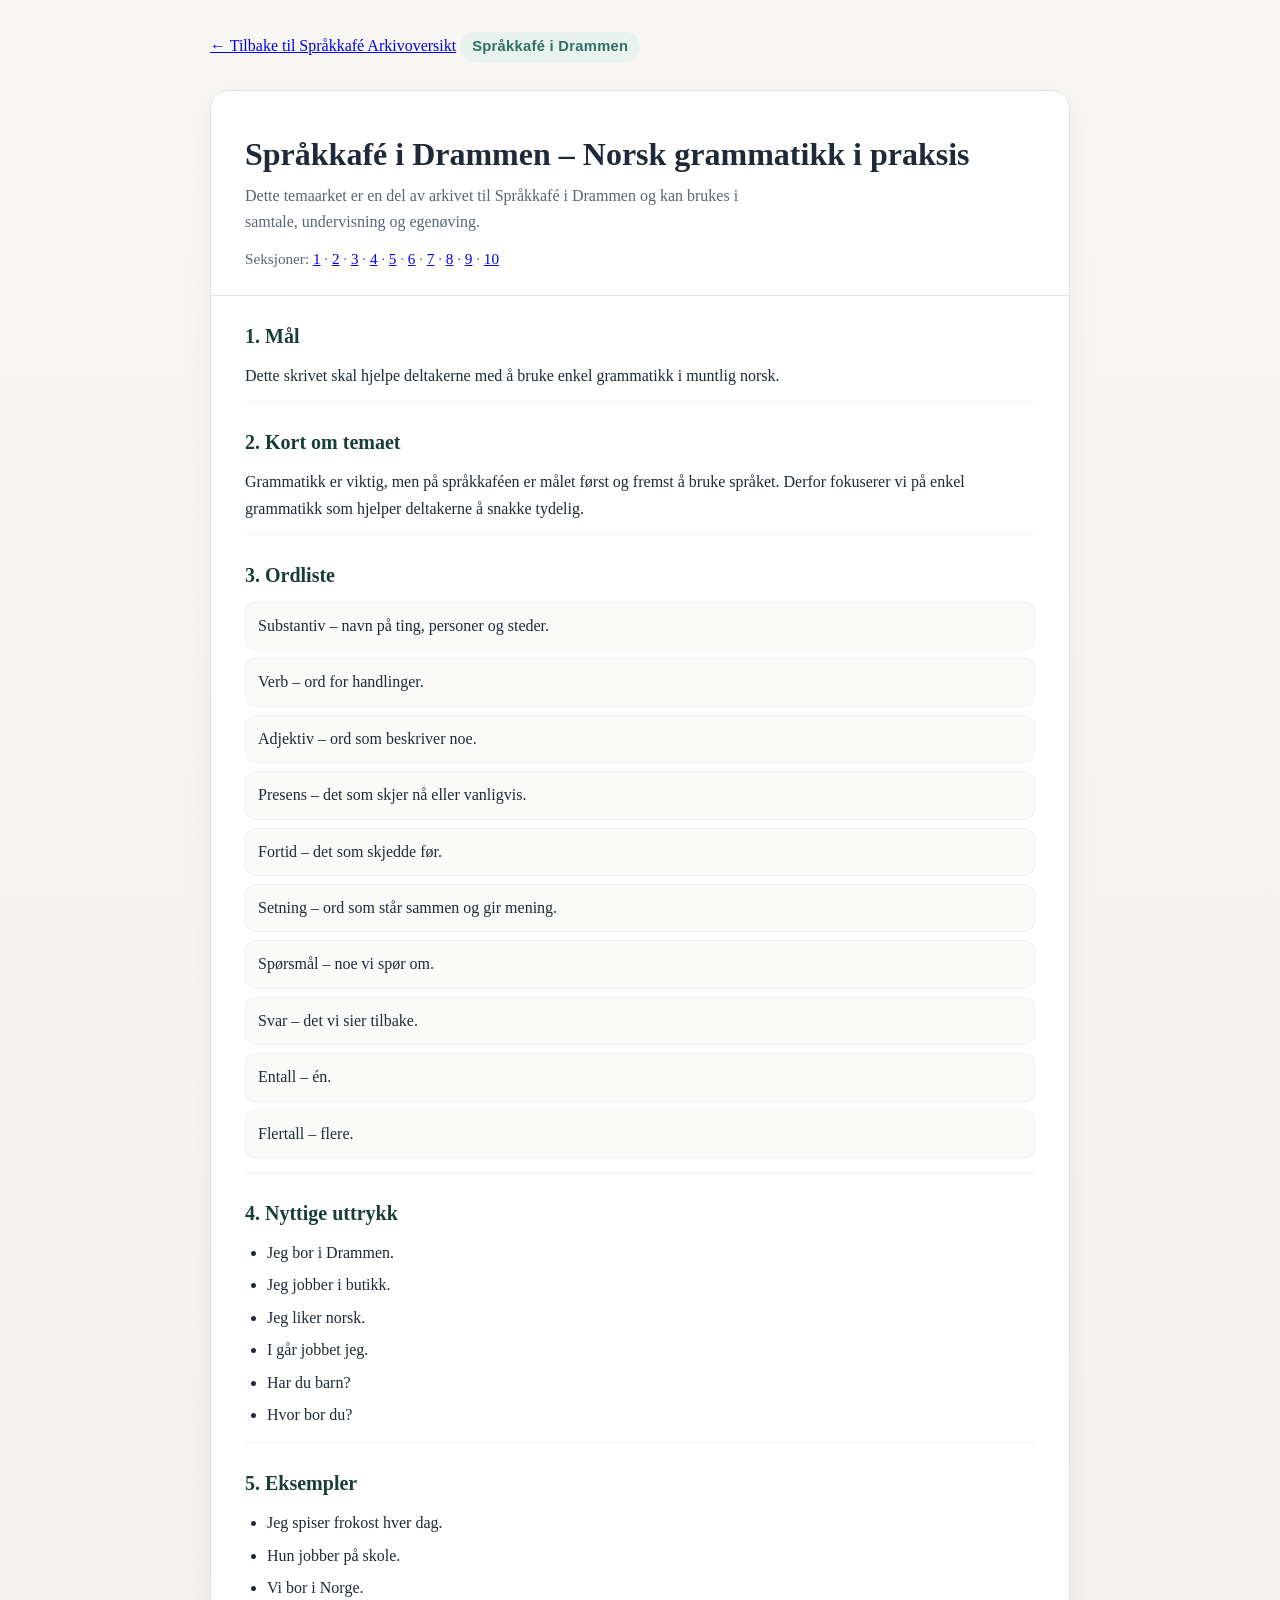
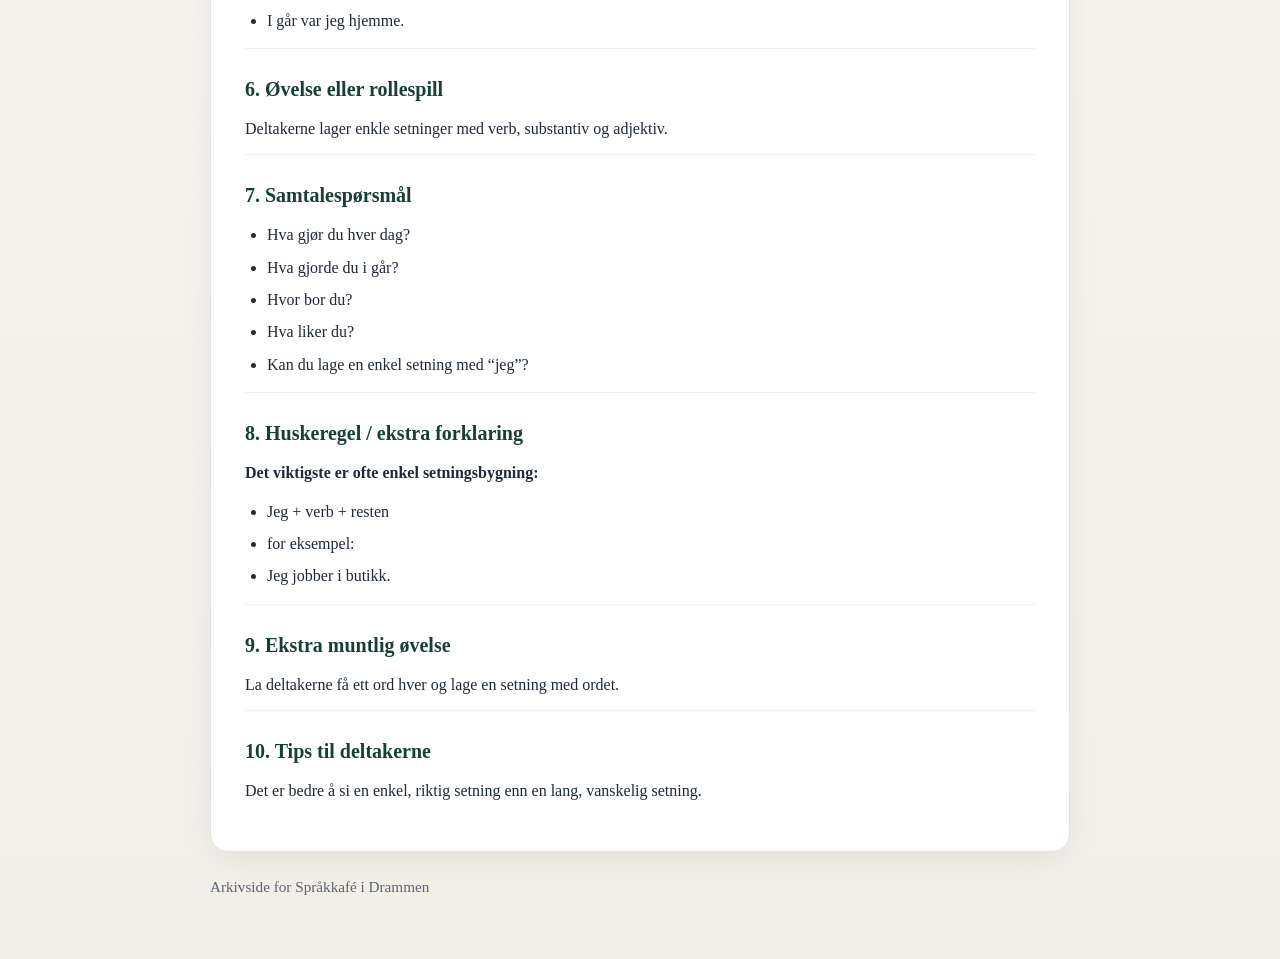
<file: norsk-grammatikk-i-praksis.html>
<!doctype html>
<html lang="no">
<head>
  <meta charset="utf-8">
  <meta name="viewport" content="width=device-width, initial-scale=1">
  <title>Språkkafé i Drammen – Norsk grammatikk i praksis</title>
  <link rel="stylesheet" href="styles.css">
</head>
<body>
  <main class="site">
    <header class="top">
      <a href="https://thpest.github.io/arkiv/" class="back-link">← Tilbake til Språkkafé Arkivoversikt</a>
      <span class="kicker">Språkkafé i Drammen</span>
    </header>
    <article class="card">
      <div class="hero">
        <h1>Språkkafé i Drammen – Norsk grammatikk i praksis</h1>
        <p>Dette temaarket er en del av arkivet til Språkkafé i Drammen og kan brukes i samtale, undervisning og egenøving.</p>
        <p class="small">Seksjoner: <a href="#s1">1</a> · <a href="#s2">2</a> · <a href="#s3">3</a> · <a href="#s4">4</a> · <a href="#s5">5</a> · <a href="#s6">6</a> · <a href="#s7">7</a> · <a href="#s8">8</a> · <a href="#s9">9</a> · <a href="#s10">10</a></p>
      </div>
      <div class="content">
        <section id="s1"><h2>1. Mål</h2>
<p>Dette skrivet skal hjelpe deltakerne med å bruke enkel grammatikk i muntlig norsk.</p>
</section>
<section id="s2"><h2>2. Kort om temaet</h2>
<p>Grammatikk er viktig, men på språkkaféen er målet først og fremst å bruke språket. Derfor fokuserer vi på enkel grammatikk som hjelper deltakerne å snakke tydelig.</p>
</section>
<section id="s3"><h2>3. Ordliste</h2>
<ul class="term-list">
<li>Substantiv – navn på ting, personer og steder.</li>
<li>Verb – ord for handlinger.</li>
<li>Adjektiv – ord som beskriver noe.</li>
<li>Presens – det som skjer nå eller vanligvis.</li>
<li>Fortid – det som skjedde før.</li>
<li>Setning – ord som står sammen og gir mening.</li>
<li>Spørsmål – noe vi spør om.</li>
<li>Svar – det vi sier tilbake.</li>
<li>Entall – én.</li>
<li>Flertall – flere.</li>
</ul>
</section>
<section id="s4"><h2>4. Nyttige uttrykk</h2>
<ul>
<li>Jeg bor i Drammen.</li>
<li>Jeg jobber i butikk.</li>
<li>Jeg liker norsk.</li>
<li>I går jobbet jeg.</li>
<li>Har du barn?</li>
<li>Hvor bor du?</li>
</ul>
</section>
<section id="s5"><h2>5. Eksempler</h2>
<ul>
<li>Jeg spiser frokost hver dag.</li>
<li>Hun jobber på skole.</li>
<li>Vi bor i Norge.</li>
<li>I går var jeg hjemme.</li>
</ul>
</section>
<section id="s6"><h2>6. Øvelse eller rollespill</h2>
<p>Deltakerne lager enkle setninger med verb, substantiv og adjektiv.</p>
</section>
<section id="s7"><h2>7. Samtalespørsmål</h2>
<ul>
<li>Hva gjør du hver dag?</li>
<li>Hva gjorde du i går?</li>
<li>Hvor bor du?</li>
<li>Hva liker du?</li>
<li>Kan du lage en enkel setning med “jeg”?</li>
</ul>
</section>
<section id="s8"><h2>8. Huskeregel / ekstra forklaring</h2>
<p><strong>Det viktigste er ofte enkel setningsbygning:</strong></p>
<ul>
<li>Jeg + verb + resten</li>
<li>for eksempel:</li>
<li>Jeg jobber i butikk.</li>
</ul>
</section>
<section id="s9"><h2>9. Ekstra muntlig øvelse</h2>
<p>La deltakerne få ett ord hver og lage en setning med ordet.</p>
</section>
<section id="s10"><h2>10. Tips til deltakerne</h2>
<p>Det er bedre å si en enkel, riktig setning enn en lang, vanskelig setning.</p>
</section>
      </div>
    </article>
    <footer class="page">
      Arkivside for Språkkafé i Drammen
    </footer>
  </main>
</body>
</html>
</file>
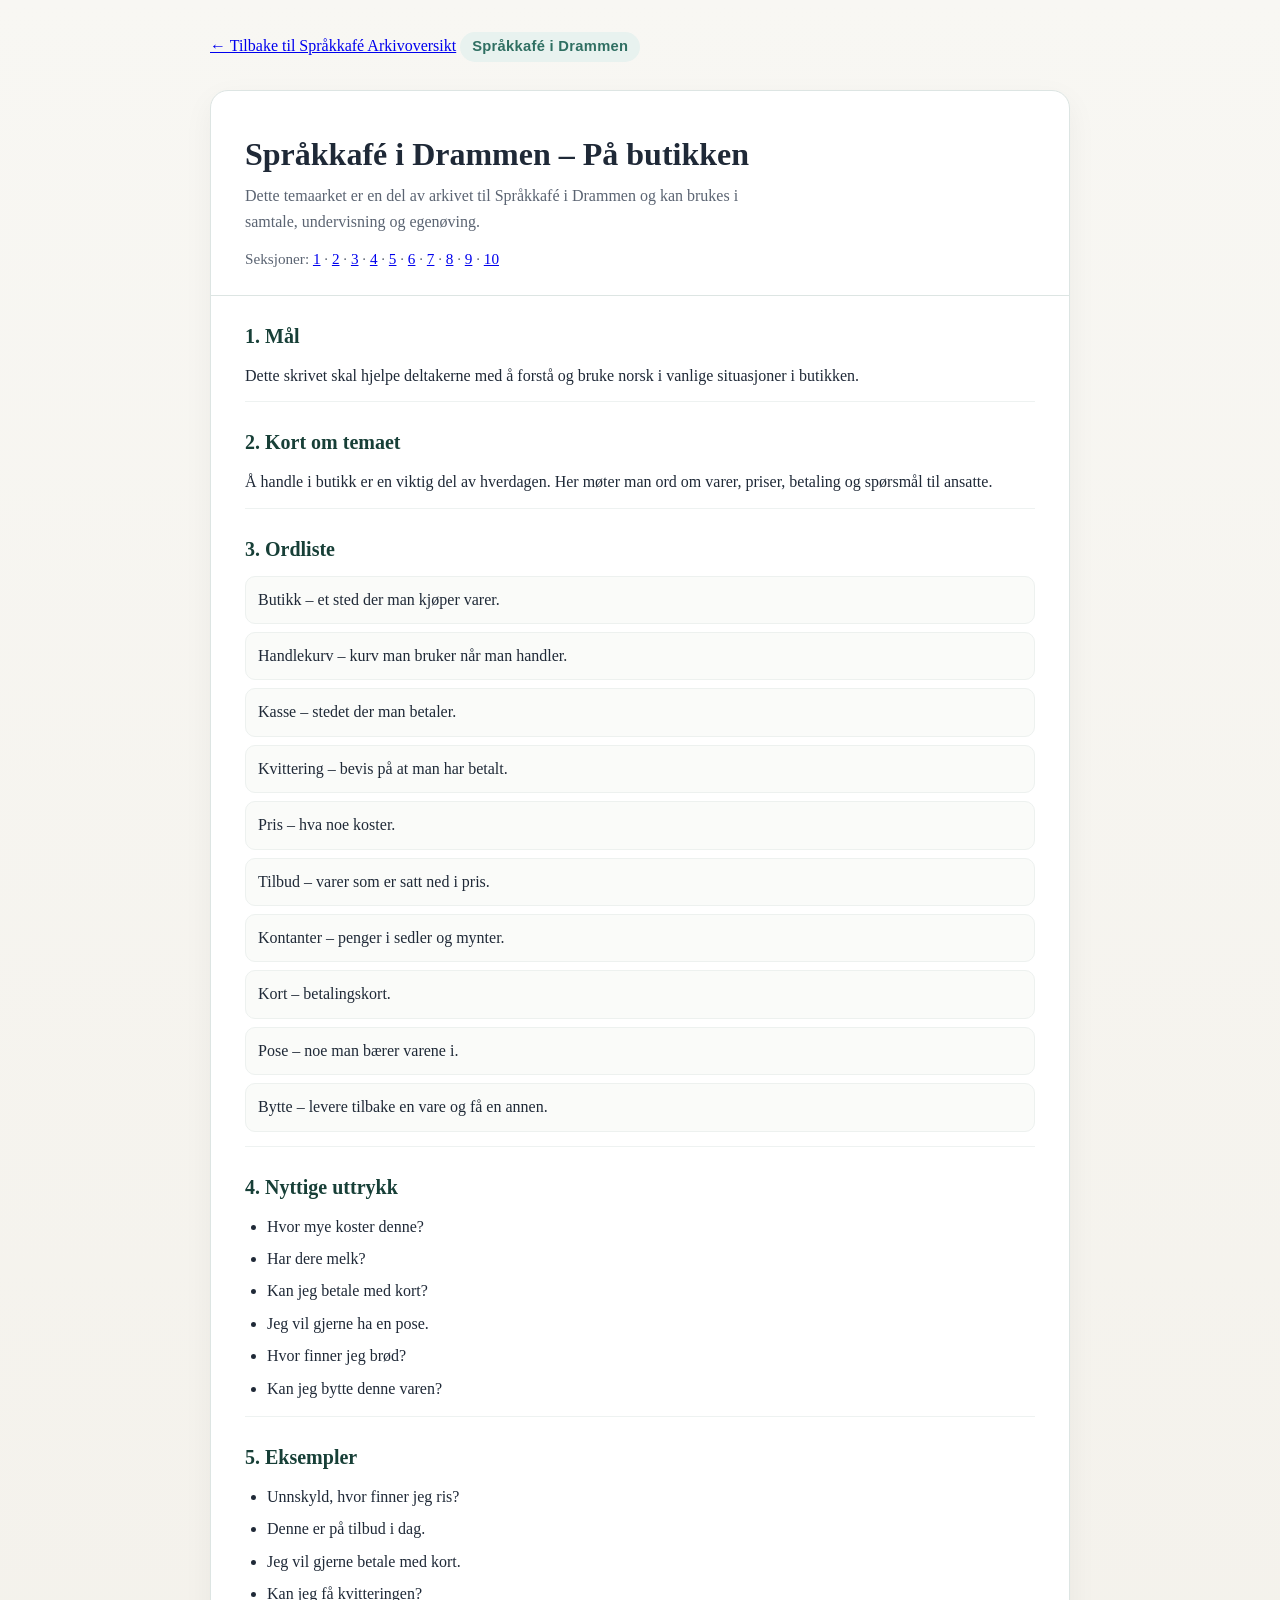
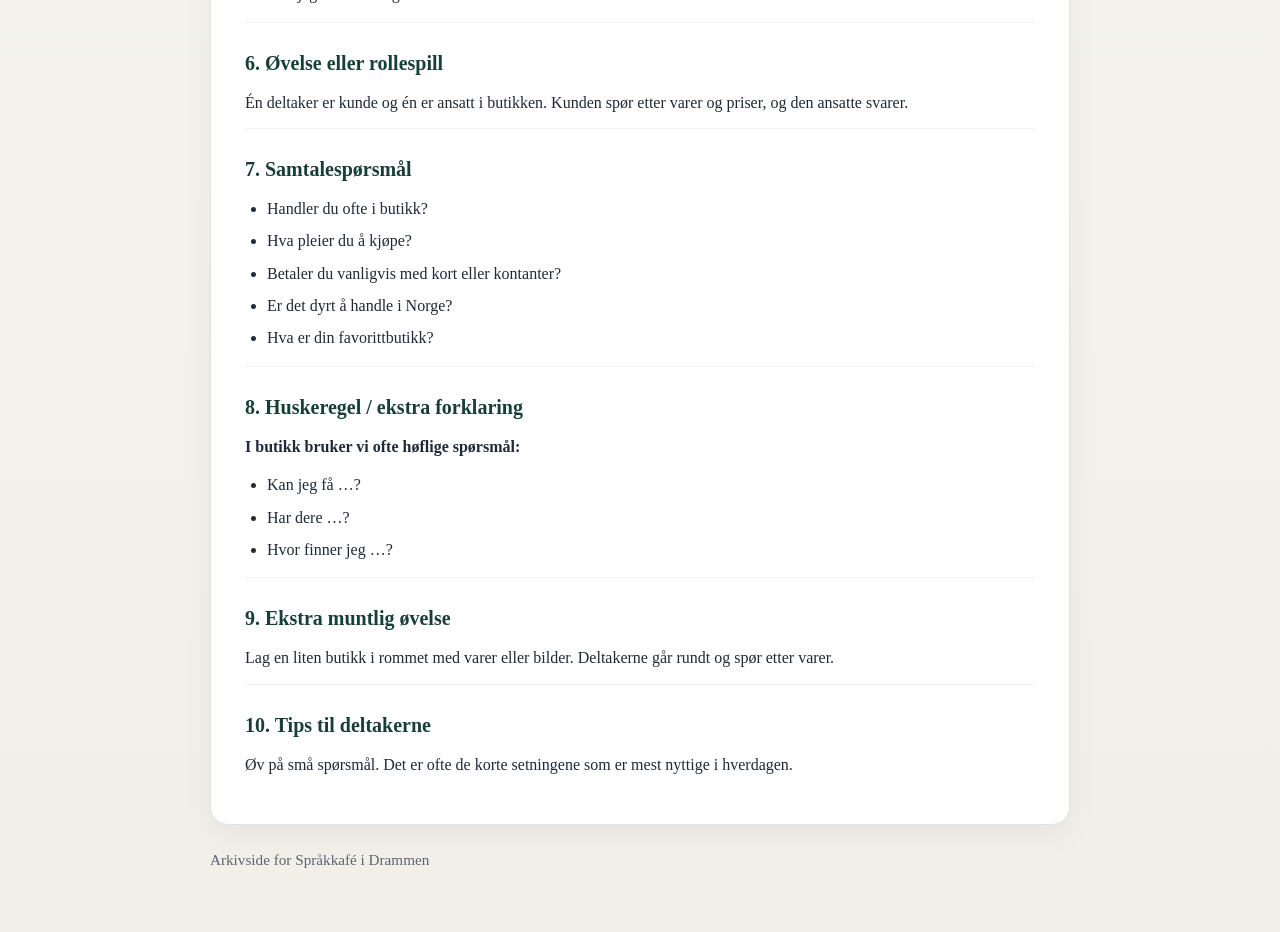
<file: pa-butikken.html>
<!doctype html>
<html lang="no">
<head>
  <meta charset="utf-8">
  <meta name="viewport" content="width=device-width, initial-scale=1">
  <title>Språkkafé i Drammen – På butikken</title>
  <link rel="stylesheet" href="styles.css">
</head>
<body>
<body>
  <main class="site">
    <header class="top">
      <a href="https://thpest.github.io/arkiv/" class="back-link">← Tilbake til Språkkafé Arkivoversikt</a>
      <span class="kicker">Språkkafé i Drammen</span>
    </header>
    <article class="card">
      <div class="hero">
        <h1>Språkkafé i Drammen – På butikken</h1>
        <p>Dette temaarket er en del av arkivet til Språkkafé i Drammen og kan brukes i samtale, undervisning og egenøving.</p>
        <p class="small">Seksjoner: <a href="#s1">1</a> · <a href="#s2">2</a> · <a href="#s3">3</a> · <a href="#s4">4</a> · <a href="#s5">5</a> · <a href="#s6">6</a> · <a href="#s7">7</a> · <a href="#s8">8</a> · <a href="#s9">9</a> · <a href="#s10">10</a></p>
      </div>
      <div class="content">
        <section id="s1"><h2>1. Mål</h2>
<p>Dette skrivet skal hjelpe deltakerne med å forstå og bruke norsk i vanlige situasjoner i butikken.</p>
</section>
<section id="s2"><h2>2. Kort om temaet</h2>
<p>Å handle i butikk er en viktig del av hverdagen. Her møter man ord om varer, priser, betaling og spørsmål til ansatte.</p>
</section>
<section id="s3"><h2>3. Ordliste</h2>
<ul class="term-list">
<li>Butikk – et sted der man kjøper varer.</li>
<li>Handlekurv – kurv man bruker når man handler.</li>
<li>Kasse – stedet der man betaler.</li>
<li>Kvittering – bevis på at man har betalt.</li>
<li>Pris – hva noe koster.</li>
<li>Tilbud – varer som er satt ned i pris.</li>
<li>Kontanter – penger i sedler og mynter.</li>
<li>Kort – betalingskort.</li>
<li>Pose – noe man bærer varene i.</li>
<li>Bytte – levere tilbake en vare og få en annen.</li>
</ul>
</section>
<section id="s4"><h2>4. Nyttige uttrykk</h2>
<ul>
<li>Hvor mye koster denne?</li>
<li>Har dere melk?</li>
<li>Kan jeg betale med kort?</li>
<li>Jeg vil gjerne ha en pose.</li>
<li>Hvor finner jeg brød?</li>
<li>Kan jeg bytte denne varen?</li>
</ul>
</section>
<section id="s5"><h2>5. Eksempler</h2>
<ul>
<li>Unnskyld, hvor finner jeg ris?</li>
<li>Denne er på tilbud i dag.</li>
<li>Jeg vil gjerne betale med kort.</li>
<li>Kan jeg få kvitteringen?</li>
</ul>
</section>
<section id="s6"><h2>6. Øvelse eller rollespill</h2>
<p>Én deltaker er kunde og én er ansatt i butikken. Kunden spør etter varer og priser, og den ansatte svarer.</p>
</section>
<section id="s7"><h2>7. Samtalespørsmål</h2>
<ul>
<li>Handler du ofte i butikk?</li>
<li>Hva pleier du å kjøpe?</li>
<li>Betaler du vanligvis med kort eller kontanter?</li>
<li>Er det dyrt å handle i Norge?</li>
<li>Hva er din favorittbutikk?</li>
</ul>
</section>
<section id="s8"><h2>8. Huskeregel / ekstra forklaring</h2>
<p><strong>I butikk bruker vi ofte høflige spørsmål:</strong></p>
<ul>
<li>Kan jeg få …?</li>
<li>Har dere …?</li>
<li>Hvor finner jeg …?</li>
</ul>
</section>
<section id="s9"><h2>9. Ekstra muntlig øvelse</h2>
<p>Lag en liten butikk i rommet med varer eller bilder. Deltakerne går rundt og spør etter varer.</p>
</section>
<section id="s10"><h2>10. Tips til deltakerne</h2>
<p>Øv på små spørsmål. Det er ofte de korte setningene som er mest nyttige i hverdagen.</p>
</section>
      </div>
    </article>
    <footer class="page">
      Arkivside for Språkkafé i Drammen
    </footer>
  </main>
</body>
</html>
</file>
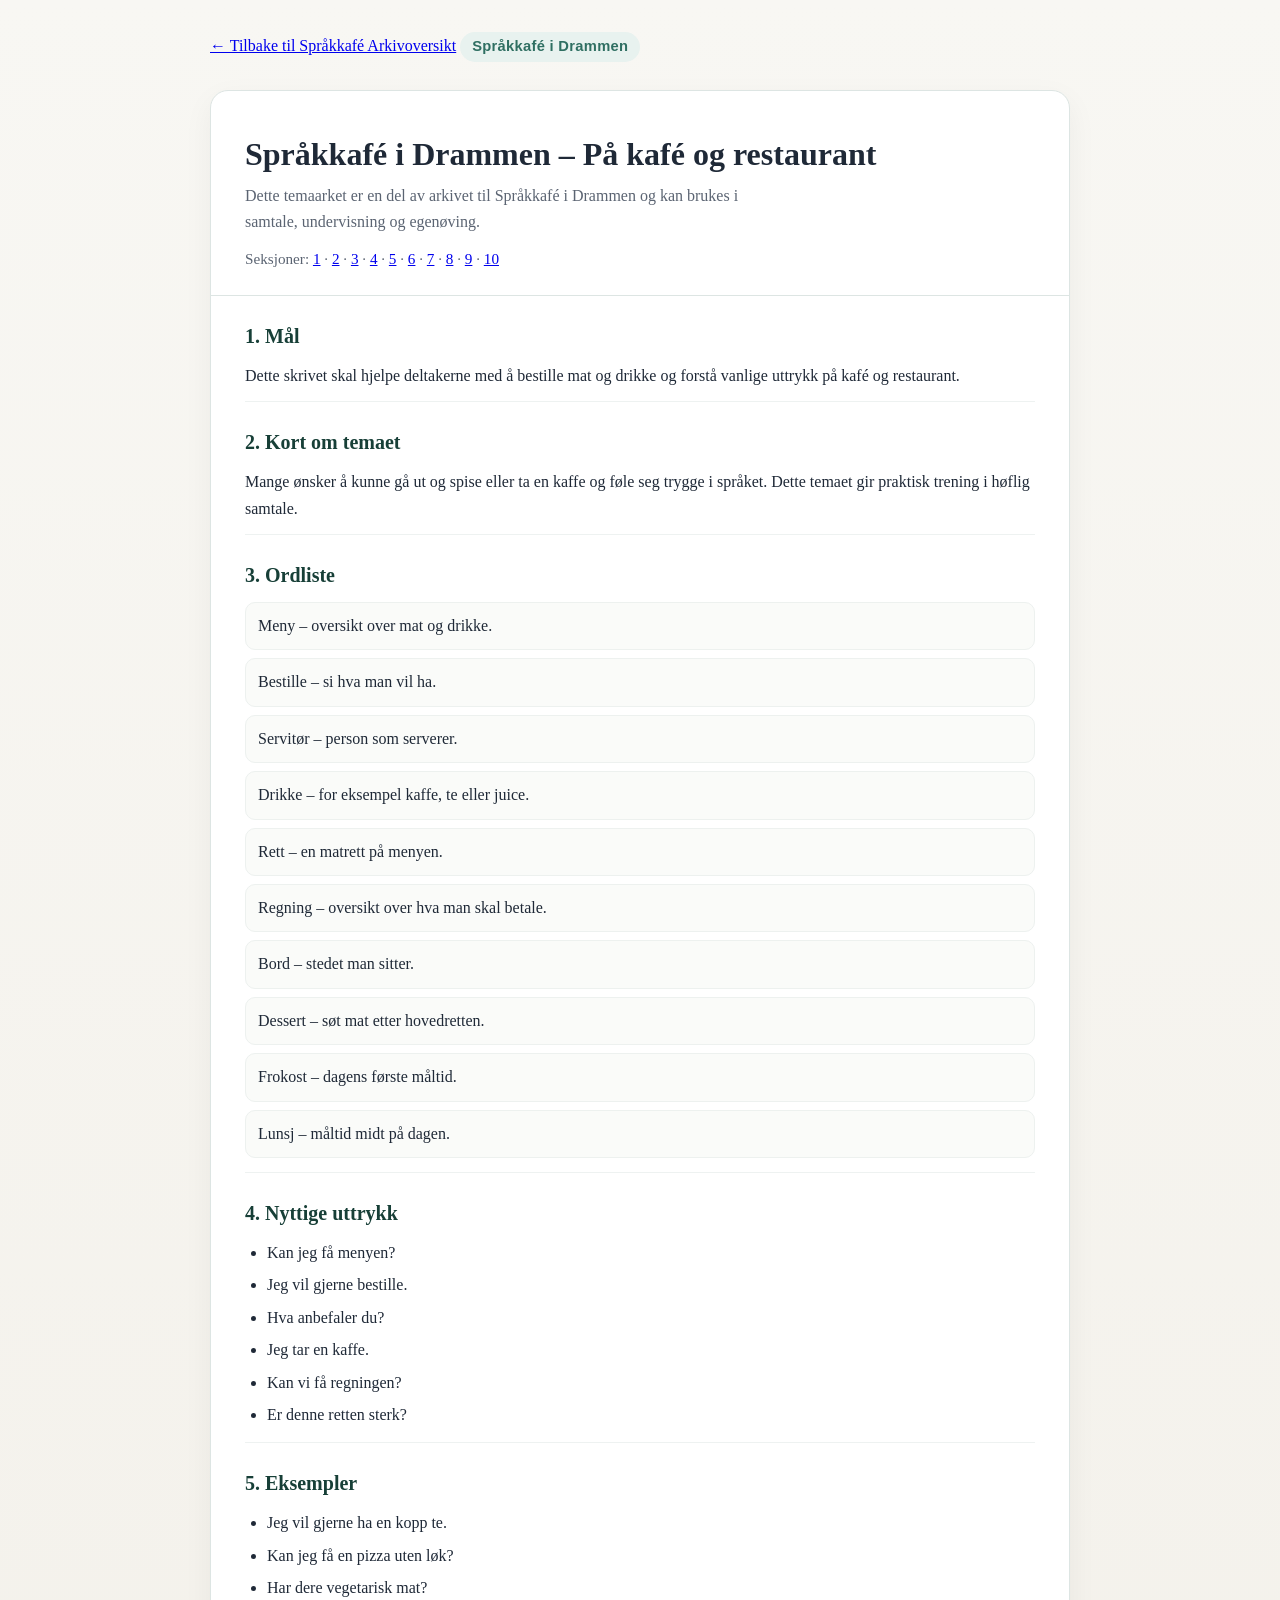
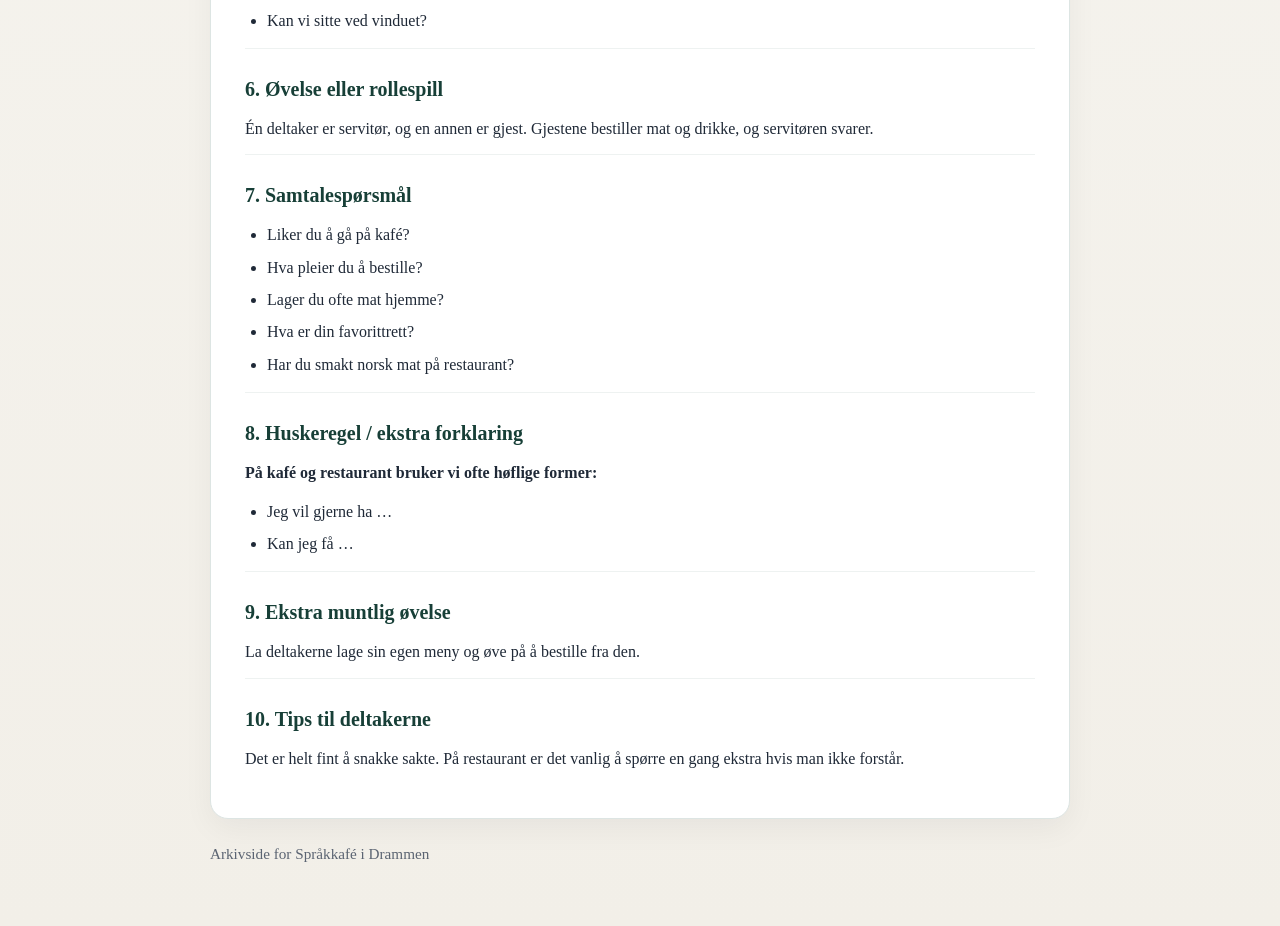
<file: pa-kafe-og-restaurant.html>
<!doctype html>
<html lang="no">
<head>
  <meta charset="utf-8">
  <meta name="viewport" content="width=device-width, initial-scale=1">
  <title>Språkkafé i Drammen – På kafé og restaurant</title>
  <link rel="stylesheet" href="styles.css">
</head>
<body>
  <main class="site">
    <header class="top">
      <a href="https://thpest.github.io/arkiv/" class="back-link">← Tilbake til Språkkafé Arkivoversikt</a>
      <span class="kicker">Språkkafé i Drammen</span>
    </header>
    <article class="card">
      <div class="hero">
        <h1>Språkkafé i Drammen – På kafé og restaurant</h1>
        <p>Dette temaarket er en del av arkivet til Språkkafé i Drammen og kan brukes i samtale, undervisning og egenøving.</p>
        <p class="small">Seksjoner: <a href="#s1">1</a> · <a href="#s2">2</a> · <a href="#s3">3</a> · <a href="#s4">4</a> · <a href="#s5">5</a> · <a href="#s6">6</a> · <a href="#s7">7</a> · <a href="#s8">8</a> · <a href="#s9">9</a> · <a href="#s10">10</a></p>
      </div>
      <div class="content">
        <section id="s1"><h2>1. Mål</h2>
<p>Dette skrivet skal hjelpe deltakerne med å bestille mat og drikke og forstå vanlige uttrykk på kafé og restaurant.</p>
</section>
<section id="s2"><h2>2. Kort om temaet</h2>
<p>Mange ønsker å kunne gå ut og spise eller ta en kaffe og føle seg trygge i språket. Dette temaet gir praktisk trening i høflig samtale.</p>
</section>
<section id="s3"><h2>3. Ordliste</h2>
<ul class="term-list">
<li>Meny – oversikt over mat og drikke.</li>
<li>Bestille – si hva man vil ha.</li>
<li>Servitør – person som serverer.</li>
<li>Drikke – for eksempel kaffe, te eller juice.</li>
<li>Rett – en matrett på menyen.</li>
<li>Regning – oversikt over hva man skal betale.</li>
<li>Bord – stedet man sitter.</li>
<li>Dessert – søt mat etter hovedretten.</li>
<li>Frokost – dagens første måltid.</li>
<li>Lunsj – måltid midt på dagen.</li>
</ul>
</section>
<section id="s4"><h2>4. Nyttige uttrykk</h2>
<ul>
<li>Kan jeg få menyen?</li>
<li>Jeg vil gjerne bestille.</li>
<li>Hva anbefaler du?</li>
<li>Jeg tar en kaffe.</li>
<li>Kan vi få regningen?</li>
<li>Er denne retten sterk?</li>
</ul>
</section>
<section id="s5"><h2>5. Eksempler</h2>
<ul>
<li>Jeg vil gjerne ha en kopp te.</li>
<li>Kan jeg få en pizza uten løk?</li>
<li>Har dere vegetarisk mat?</li>
<li>Kan vi sitte ved vinduet?</li>
</ul>
</section>
<section id="s6"><h2>6. Øvelse eller rollespill</h2>
<p>Én deltaker er servitør, og en annen er gjest. Gjestene bestiller mat og drikke, og servitøren svarer.</p>
</section>
<section id="s7"><h2>7. Samtalespørsmål</h2>
<ul>
<li>Liker du å gå på kafé?</li>
<li>Hva pleier du å bestille?</li>
<li>Lager du ofte mat hjemme?</li>
<li>Hva er din favorittrett?</li>
<li>Har du smakt norsk mat på restaurant?</li>
</ul>
</section>
<section id="s8"><h2>8. Huskeregel / ekstra forklaring</h2>
<p><strong>På kafé og restaurant bruker vi ofte høflige former:</strong></p>
<ul>
<li>Jeg vil gjerne ha …</li>
<li>Kan jeg få …</li>
</ul>
</section>
<section id="s9"><h2>9. Ekstra muntlig øvelse</h2>
<p>La deltakerne lage sin egen meny og øve på å bestille fra den.</p>
</section>
<section id="s10"><h2>10. Tips til deltakerne</h2>
<p>Det er helt fint å snakke sakte. På restaurant er det vanlig å spørre en gang ekstra hvis man ikke forstår.</p>
</section>
      </div>
    </article>
    <footer class="page">
      Arkivside for Språkkafé i Drammen
    </footer>
  </main>
</body>
</html>
</file>
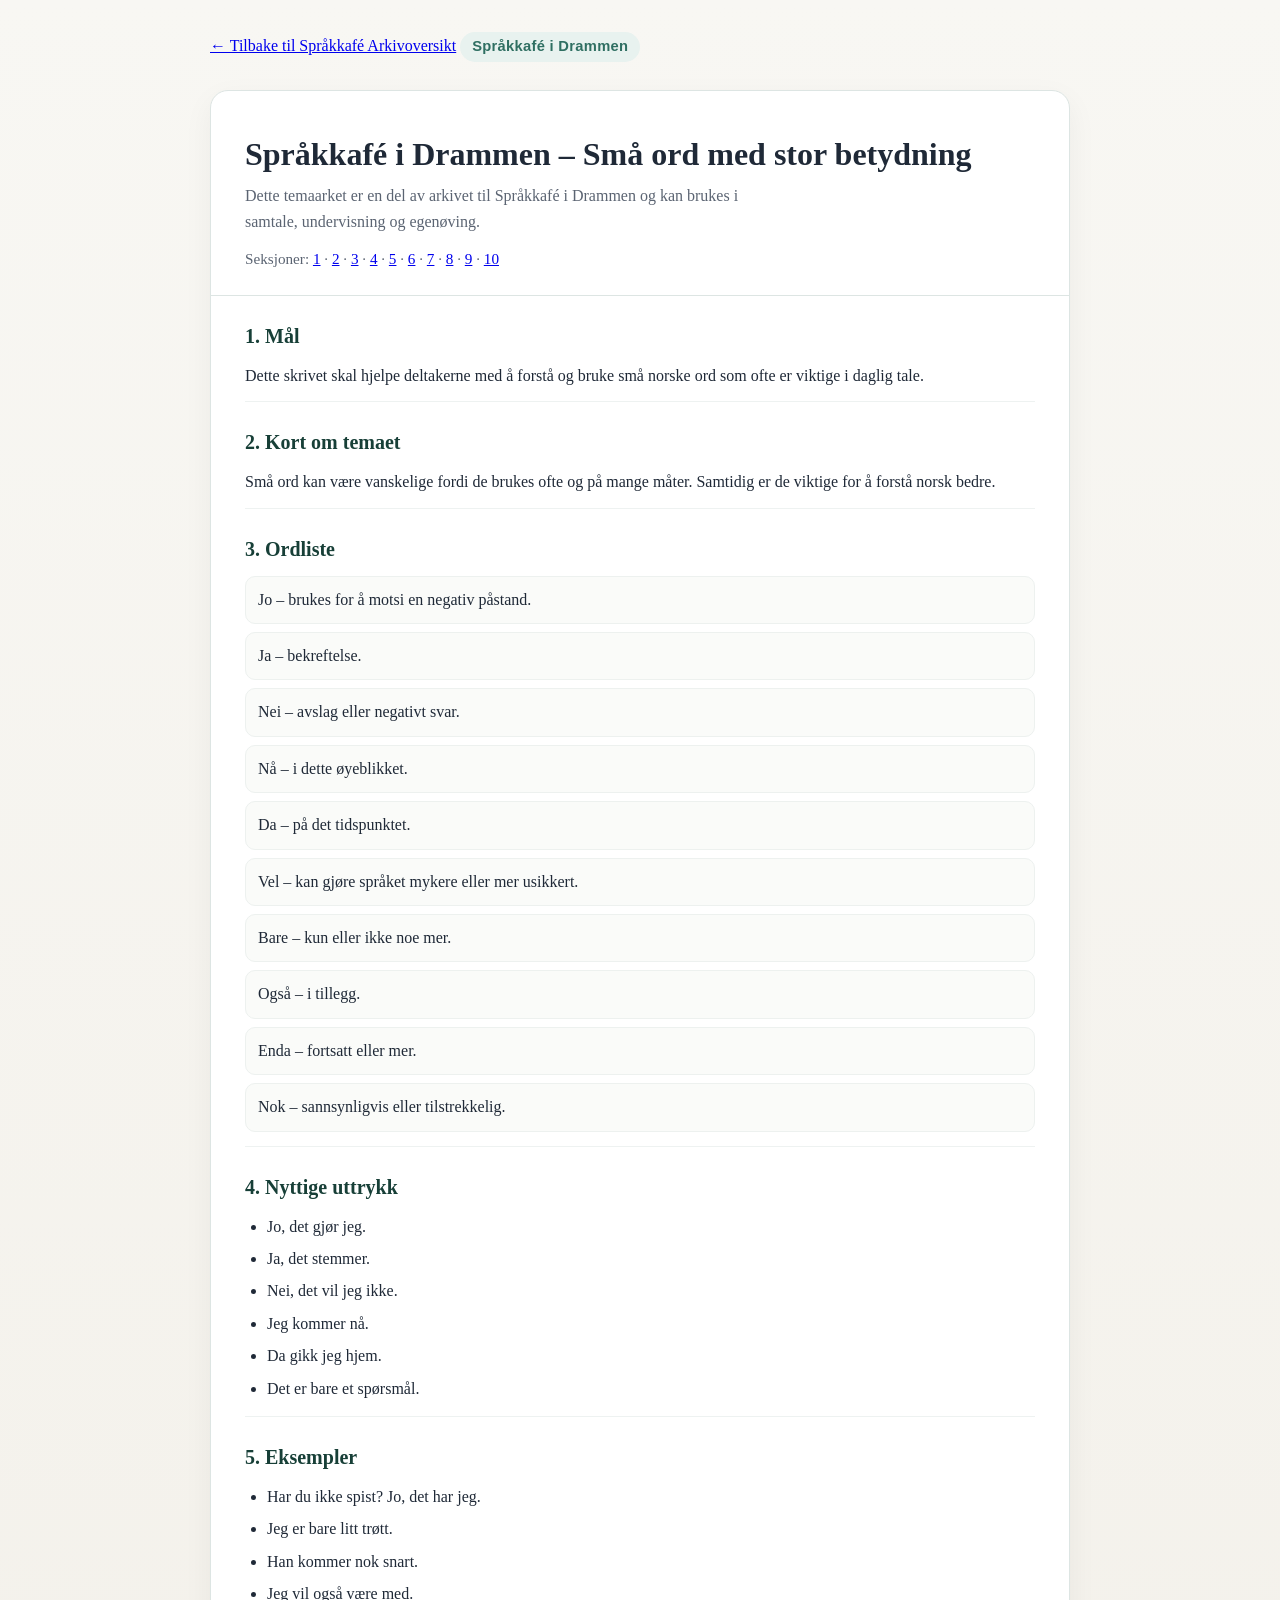
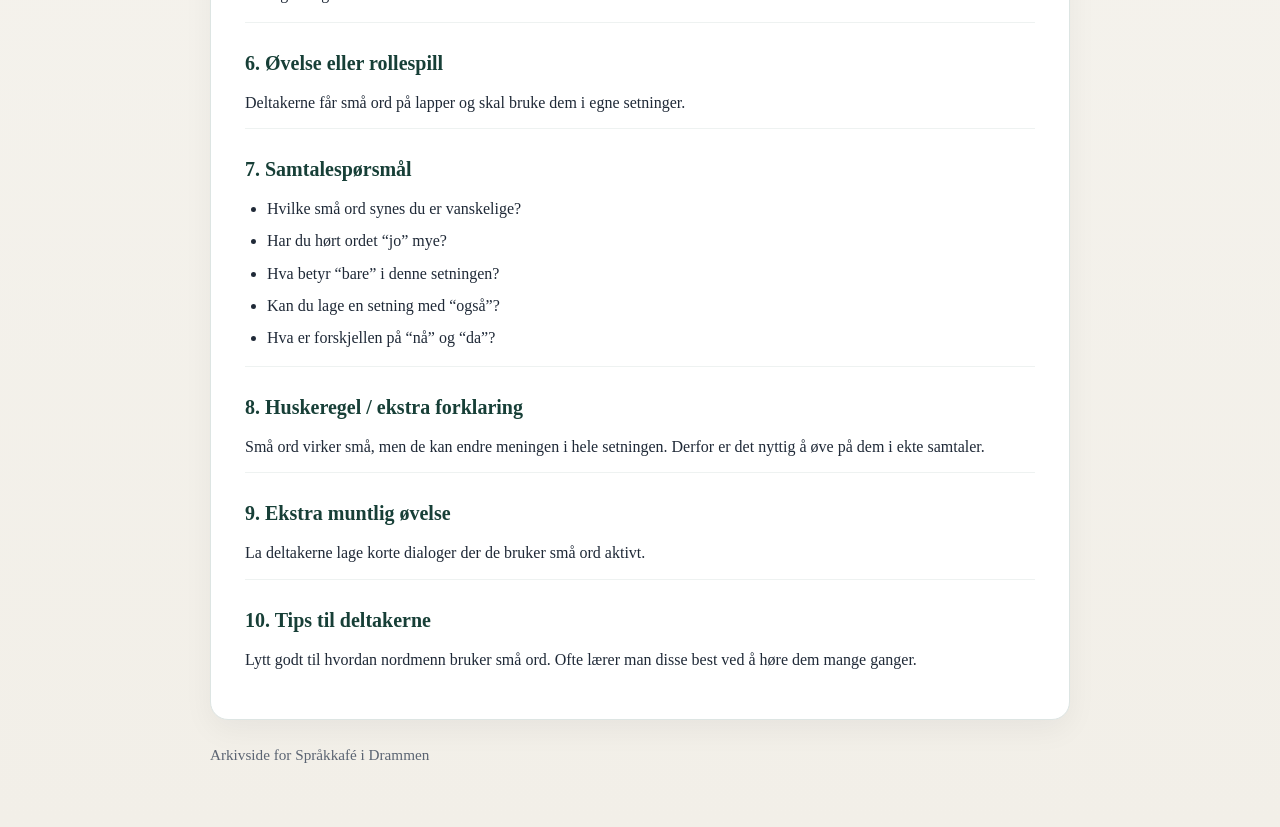
<file: sma-ord-med-stor-betydning.html>
<!doctype html>
<html lang="no">
<head>
  <meta charset="utf-8">
  <meta name="viewport" content="width=device-width, initial-scale=1">
  <title>Språkkafé i Drammen – Små ord med stor betydning</title>
  <link rel="stylesheet" href="styles.css">
</head>
<body>
  <main class="site">
    <header class="top">
      <a href="https://thpest.github.io/arkiv/" class="back-link">← Tilbake til Språkkafé Arkivoversikt</a>
      <span class="kicker">Språkkafé i Drammen</span>
    </header>
    <article class="card">
      <div class="hero">
        <h1>Språkkafé i Drammen – Små ord med stor betydning</h1>
        <p>Dette temaarket er en del av arkivet til Språkkafé i Drammen og kan brukes i samtale, undervisning og egenøving.</p>
        <p class="small">Seksjoner: <a href="#s1">1</a> · <a href="#s2">2</a> · <a href="#s3">3</a> · <a href="#s4">4</a> · <a href="#s5">5</a> · <a href="#s6">6</a> · <a href="#s7">7</a> · <a href="#s8">8</a> · <a href="#s9">9</a> · <a href="#s10">10</a></p>
      </div>
      <div class="content">
        <section id="s1"><h2>1. Mål</h2>
<p>Dette skrivet skal hjelpe deltakerne med å forstå og bruke små norske ord som ofte er viktige i daglig tale.</p>
</section>
<section id="s2"><h2>2. Kort om temaet</h2>
<p>Små ord kan være vanskelige fordi de brukes ofte og på mange måter. Samtidig er de viktige for å forstå norsk bedre.</p>
</section>
<section id="s3"><h2>3. Ordliste</h2>
<ul class="term-list">
<li>Jo – brukes for å motsi en negativ påstand.</li>
<li>Ja – bekreftelse.</li>
<li>Nei – avslag eller negativt svar.</li>
<li>Nå – i dette øyeblikket.</li>
<li>Da – på det tidspunktet.</li>
<li>Vel – kan gjøre språket mykere eller mer usikkert.</li>
<li>Bare – kun eller ikke noe mer.</li>
<li>Også – i tillegg.</li>
<li>Enda – fortsatt eller mer.</li>
<li>Nok – sannsynligvis eller tilstrekkelig.</li>
</ul>
</section>
<section id="s4"><h2>4. Nyttige uttrykk</h2>
<ul>
<li>Jo, det gjør jeg.</li>
<li>Ja, det stemmer.</li>
<li>Nei, det vil jeg ikke.</li>
<li>Jeg kommer nå.</li>
<li>Da gikk jeg hjem.</li>
<li>Det er bare et spørsmål.</li>
</ul>
</section>
<section id="s5"><h2>5. Eksempler</h2>
<ul>
<li>Har du ikke spist? Jo, det har jeg.</li>
<li>Jeg er bare litt trøtt.</li>
<li>Han kommer nok snart.</li>
<li>Jeg vil også være med.</li>
</ul>
</section>
<section id="s6"><h2>6. Øvelse eller rollespill</h2>
<p>Deltakerne får små ord på lapper og skal bruke dem i egne setninger.</p>
</section>
<section id="s7"><h2>7. Samtalespørsmål</h2>
<ul>
<li>Hvilke små ord synes du er vanskelige?</li>
<li>Har du hørt ordet “jo” mye?</li>
<li>Hva betyr “bare” i denne setningen?</li>
<li>Kan du lage en setning med “også”?</li>
<li>Hva er forskjellen på “nå” og “da”?</li>
</ul>
</section>
<section id="s8"><h2>8. Huskeregel / ekstra forklaring</h2>
<p>Små ord virker små, men de kan endre meningen i hele setningen. Derfor er det nyttig å øve på dem i ekte samtaler.</p>
</section>
<section id="s9"><h2>9. Ekstra muntlig øvelse</h2>
<p>La deltakerne lage korte dialoger der de bruker små ord aktivt.</p>
</section>
<section id="s10"><h2>10. Tips til deltakerne</h2>
<p>Lytt godt til hvordan nordmenn bruker små ord. Ofte lærer man disse best ved å høre dem mange ganger.</p>
</section>
      </div>
    </article>
    <footer class="page">
      Arkivside for Språkkafé i Drammen
    </footer>
  </main>
</body>
</html>
</file>
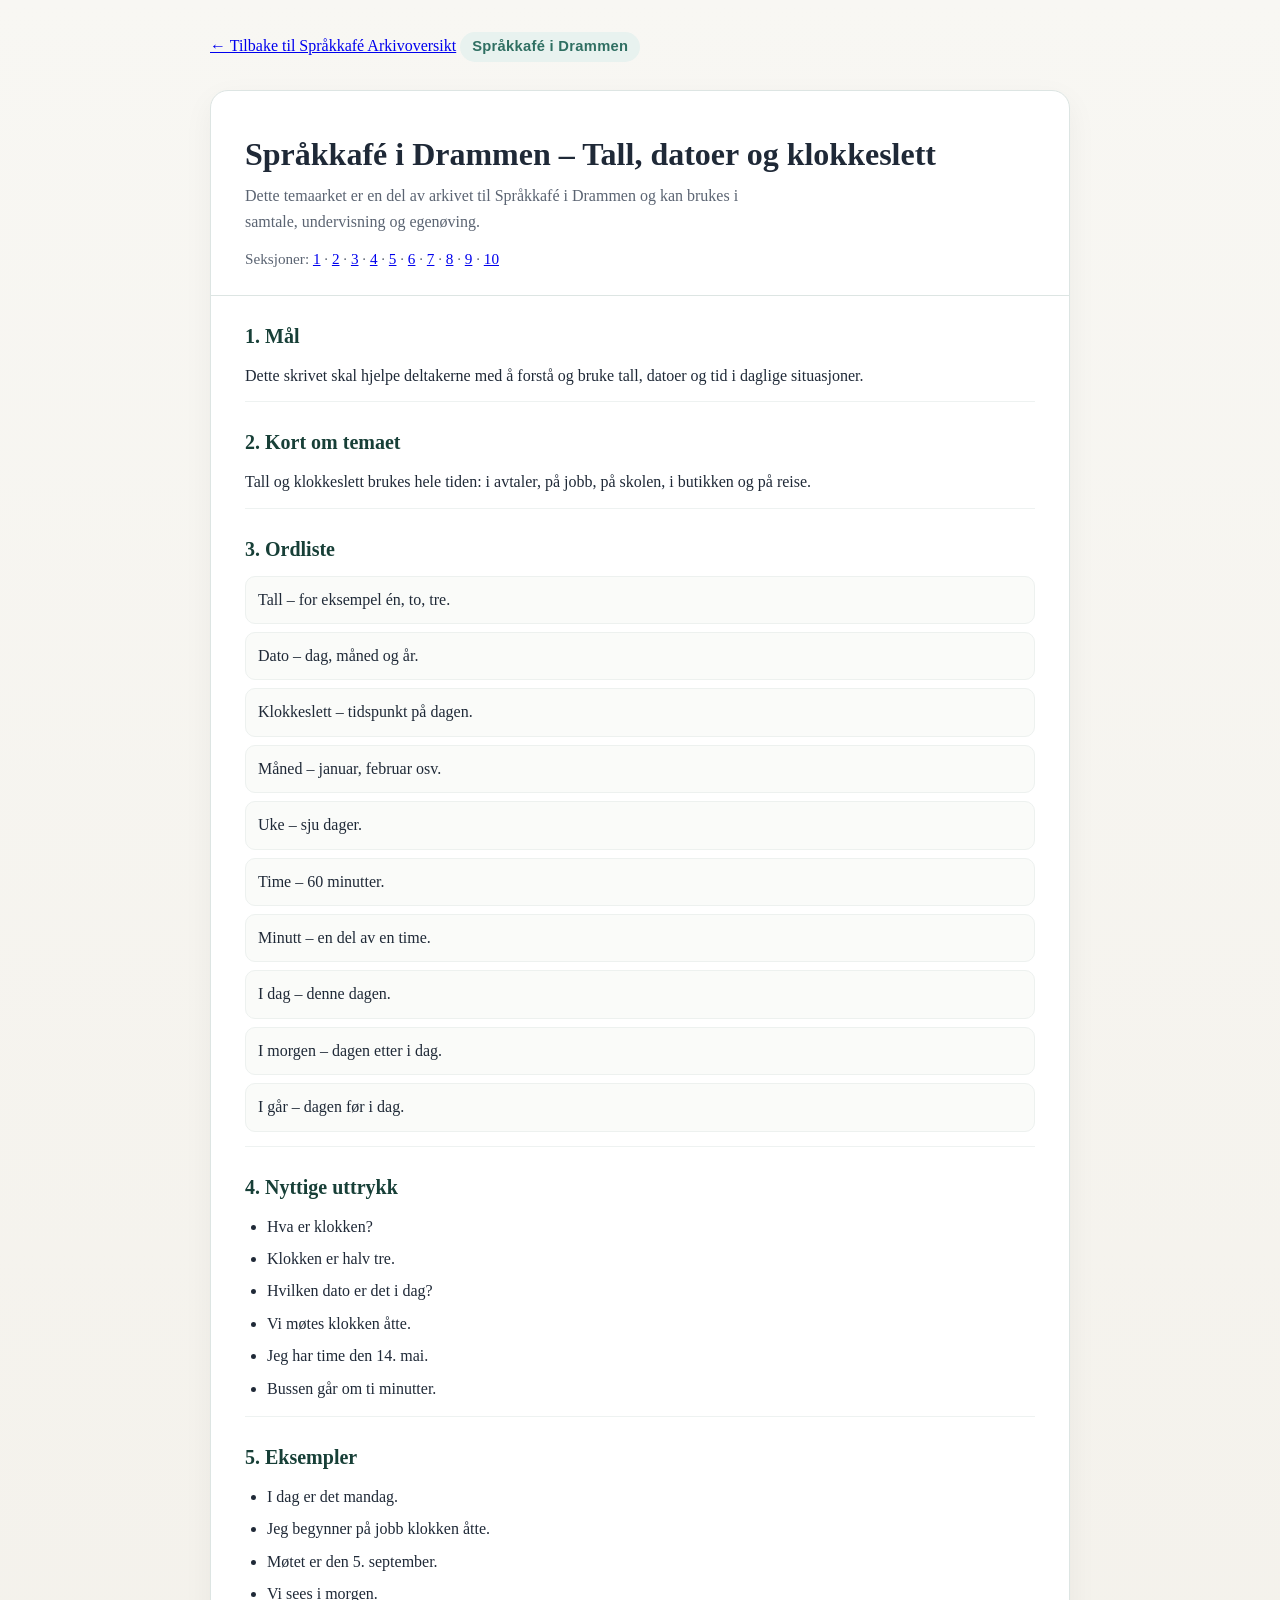
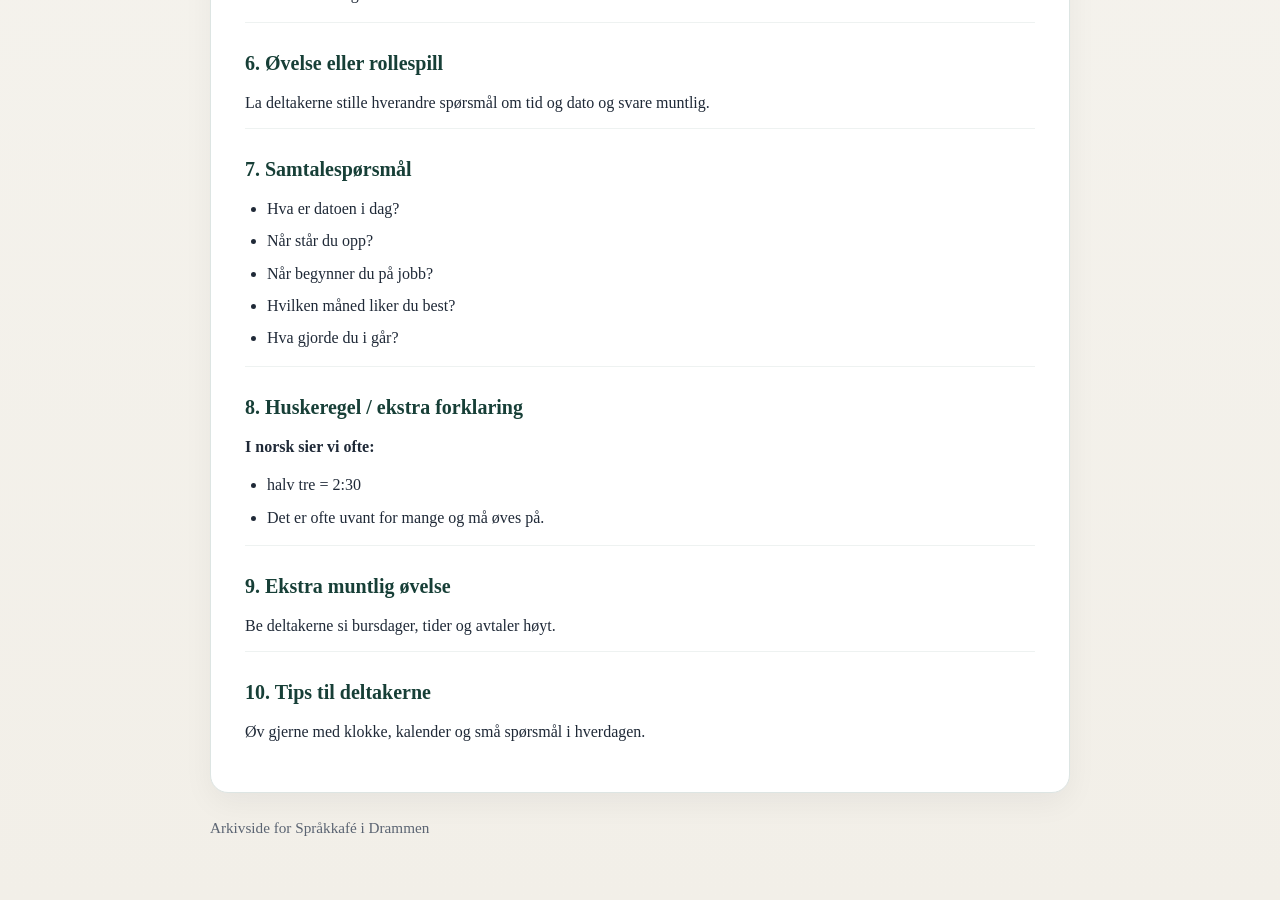
<file: tall-datoer-og-klokkeslett.html>
<!doctype html>
<html lang="no">
<head>
  <meta charset="utf-8">
  <meta name="viewport" content="width=device-width, initial-scale=1">
  <title>Språkkafé i Drammen – Tall, datoer og klokkeslett</title>
  <link rel="stylesheet" href="styles.css">
</head>
<body>
  <main class="site">
    <header class="top">
      <a href="https://thpest.github.io/arkiv/" class="back-link">← Tilbake til Språkkafé Arkivoversikt</a>
      <span class="kicker">Språkkafé i Drammen</span>
    </header>
    <article class="card">
      <div class="hero">
        <h1>Språkkafé i Drammen – Tall, datoer og klokkeslett</h1>
        <p>Dette temaarket er en del av arkivet til Språkkafé i Drammen og kan brukes i samtale, undervisning og egenøving.</p>
        <p class="small">Seksjoner: <a href="#s1">1</a> · <a href="#s2">2</a> · <a href="#s3">3</a> · <a href="#s4">4</a> · <a href="#s5">5</a> · <a href="#s6">6</a> · <a href="#s7">7</a> · <a href="#s8">8</a> · <a href="#s9">9</a> · <a href="#s10">10</a></p>
      </div>
      <div class="content">
        <section id="s1"><h2>1. Mål</h2>
<p>Dette skrivet skal hjelpe deltakerne med å forstå og bruke tall, datoer og tid i daglige situasjoner.</p>
</section>
<section id="s2"><h2>2. Kort om temaet</h2>
<p>Tall og klokkeslett brukes hele tiden: i avtaler, på jobb, på skolen, i butikken og på reise.</p>
</section>
<section id="s3"><h2>3. Ordliste</h2>
<ul class="term-list">
<li>Tall – for eksempel én, to, tre.</li>
<li>Dato – dag, måned og år.</li>
<li>Klokkeslett – tidspunkt på dagen.</li>
<li>Måned – januar, februar osv.</li>
<li>Uke – sju dager.</li>
<li>Time – 60 minutter.</li>
<li>Minutt – en del av en time.</li>
<li>I dag – denne dagen.</li>
<li>I morgen – dagen etter i dag.</li>
<li>I går – dagen før i dag.</li>
</ul>
</section>
<section id="s4"><h2>4. Nyttige uttrykk</h2>
<ul>
<li>Hva er klokken?</li>
<li>Klokken er halv tre.</li>
<li>Hvilken dato er det i dag?</li>
<li>Vi møtes klokken åtte.</li>
<li>Jeg har time den 14. mai.</li>
<li>Bussen går om ti minutter.</li>
</ul>
</section>
<section id="s5"><h2>5. Eksempler</h2>
<ul>
<li>I dag er det mandag.</li>
<li>Jeg begynner på jobb klokken åtte.</li>
<li>Møtet er den 5. september.</li>
<li>Vi sees i morgen.</li>
</ul>
</section>
<section id="s6"><h2>6. Øvelse eller rollespill</h2>
<p>La deltakerne stille hverandre spørsmål om tid og dato og svare muntlig.</p>
</section>
<section id="s7"><h2>7. Samtalespørsmål</h2>
<ul>
<li>Hva er datoen i dag?</li>
<li>Når står du opp?</li>
<li>Når begynner du på jobb?</li>
<li>Hvilken måned liker du best?</li>
<li>Hva gjorde du i går?</li>
</ul>
</section>
<section id="s8"><h2>8. Huskeregel / ekstra forklaring</h2>
<p><strong>I norsk sier vi ofte:</strong></p>
<ul>
<li>halv tre = 2:30</li>
<li>Det er ofte uvant for mange og må øves på.</li>
</ul>
</section>
<section id="s9"><h2>9. Ekstra muntlig øvelse</h2>
<p>Be deltakerne si bursdager, tider og avtaler høyt.</p>
</section>
<section id="s10"><h2>10. Tips til deltakerne</h2>
<p>Øv gjerne med klokke, kalender og små spørsmål i hverdagen.</p>
</section>
      </div>
    </article>
    <footer class="page">
      Arkivside for Språkkafé i Drammen
    </footer>
  </main>
</body>
</html>
</file>
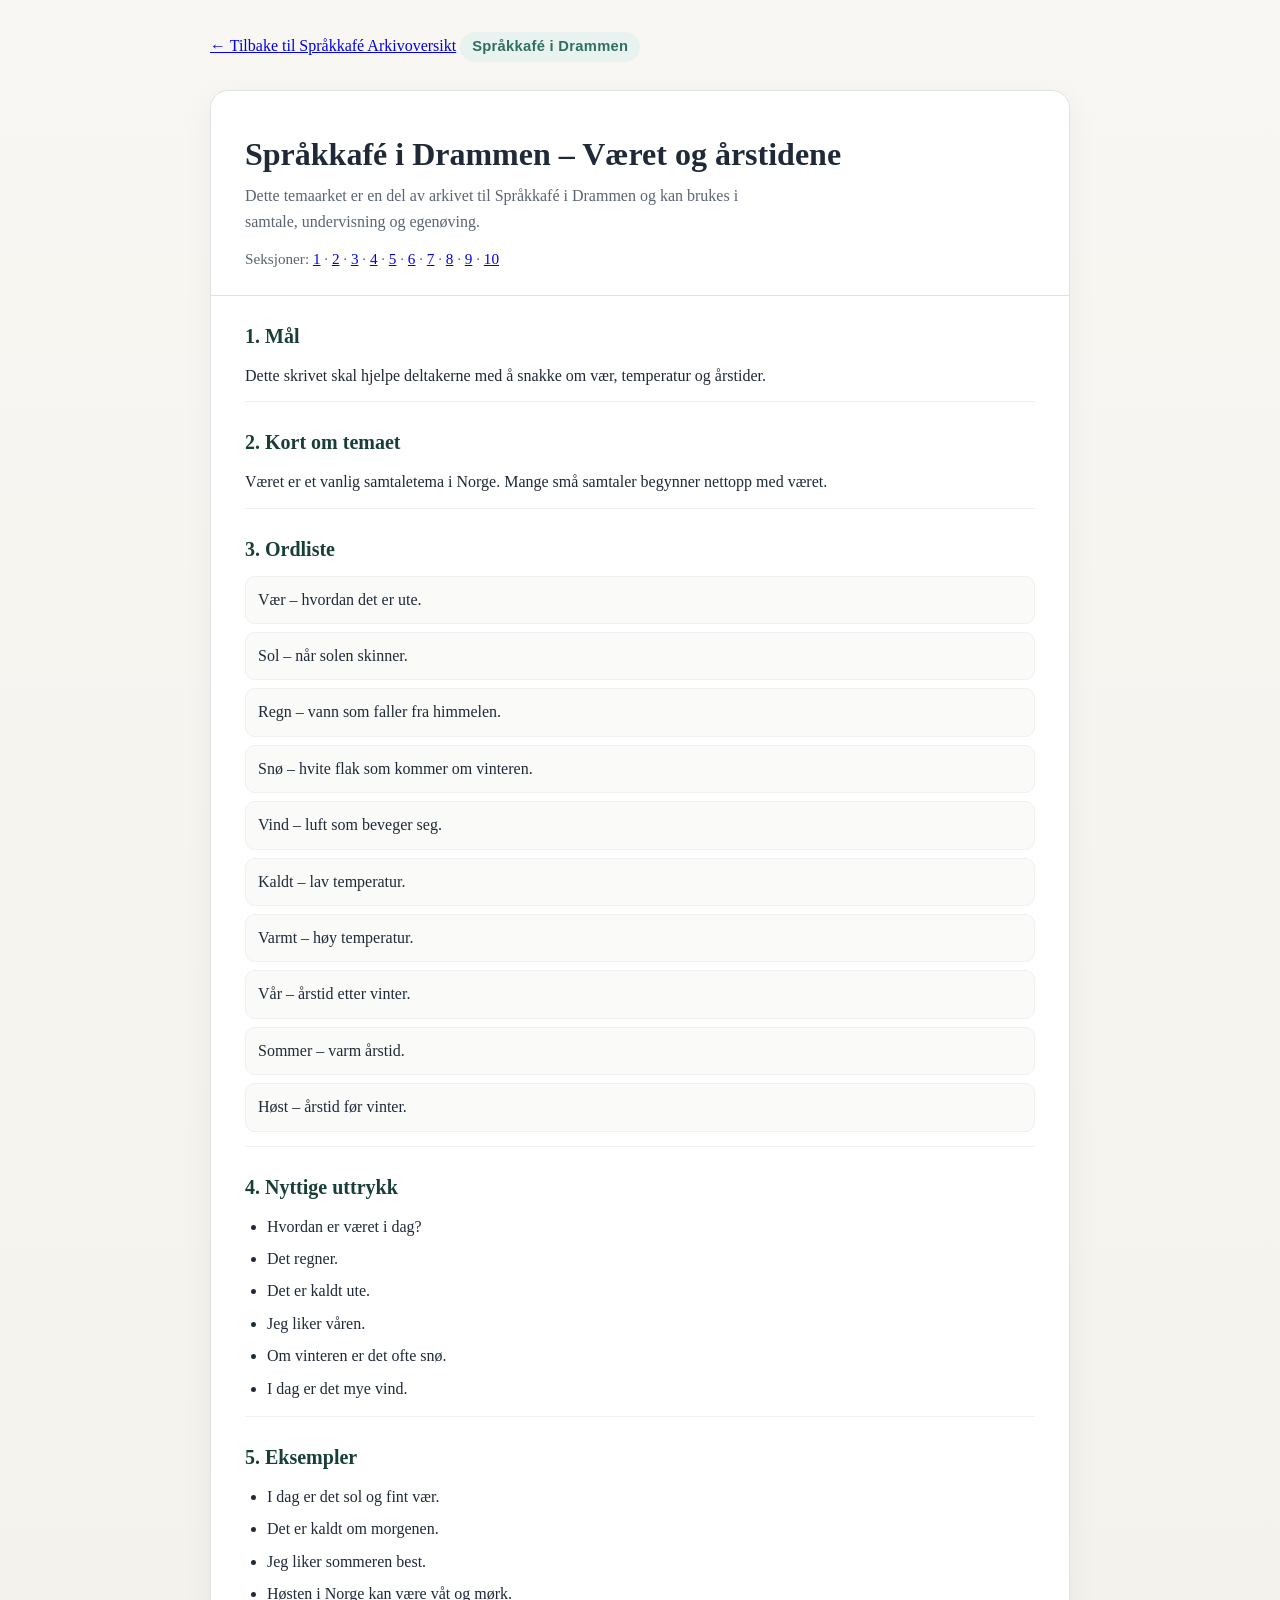
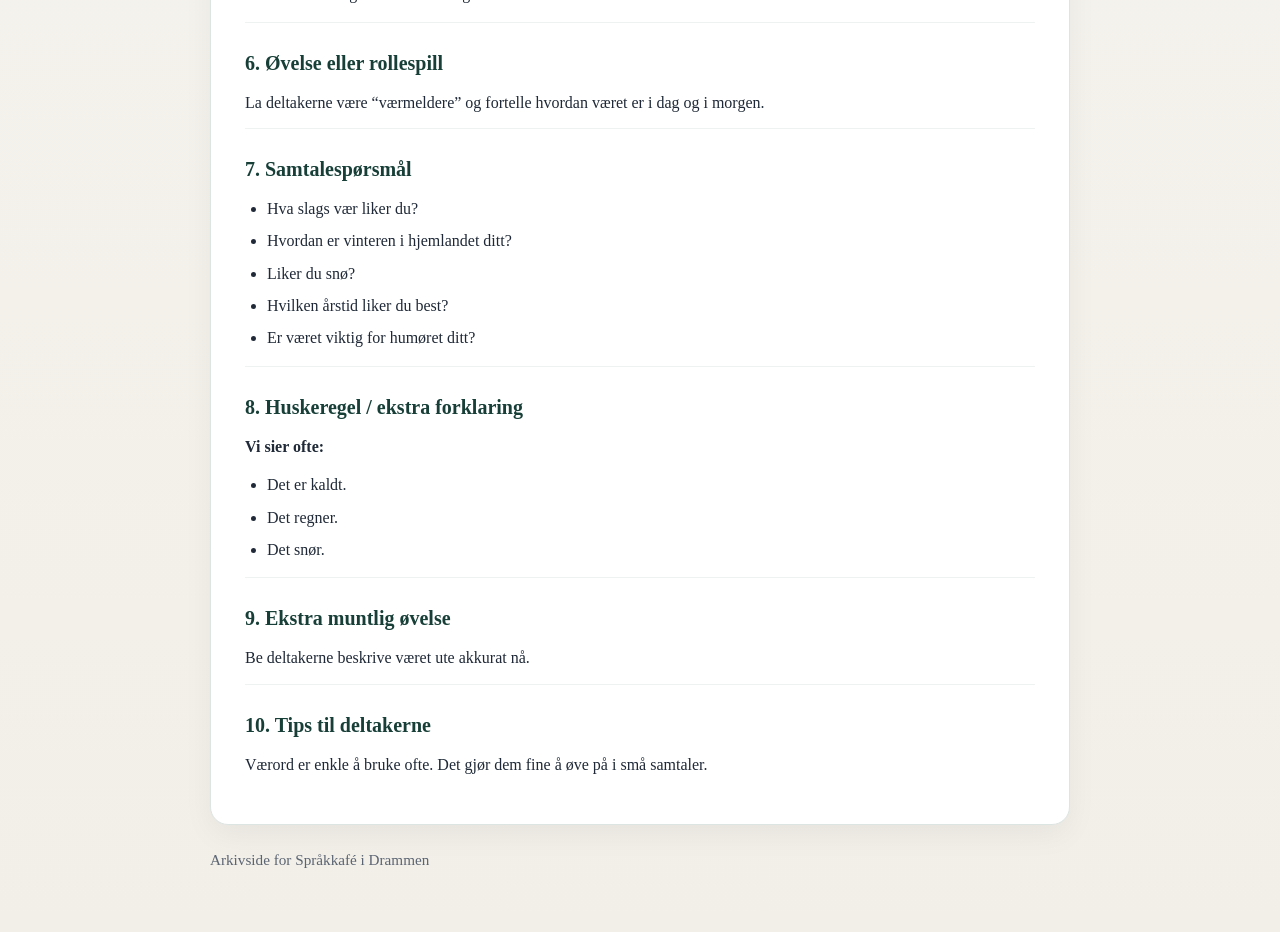
<file: vaeret-og-arstidene.html>
<!doctype html>
<html lang="no">
<head>
  <meta charset="utf-8">
  <meta name="viewport" content="width=device-width, initial-scale=1">
  <title>Språkkafé i Drammen – Været og årstidene</title>
  <link rel="stylesheet" href="styles.css">
</head>
<body>
  <main class="site">
    <header class="top">
      <a href="https://thpest.github.io/arkiv/" class="back-link">← Tilbake til Språkkafé Arkivoversikt</a>
      <span class="kicker">Språkkafé i Drammen</span>
    </header>
    <article class="card">
      <div class="hero">
        <h1>Språkkafé i Drammen – Været og årstidene</h1>
        <p>Dette temaarket er en del av arkivet til Språkkafé i Drammen og kan brukes i samtale, undervisning og egenøving.</p>
        <p class="small">Seksjoner: <a href="#s1">1</a> · <a href="#s2">2</a> · <a href="#s3">3</a> · <a href="#s4">4</a> · <a href="#s5">5</a> · <a href="#s6">6</a> · <a href="#s7">7</a> · <a href="#s8">8</a> · <a href="#s9">9</a> · <a href="#s10">10</a></p>
      </div>
      <div class="content">
        <section id="s1"><h2>1. Mål</h2>
<p>Dette skrivet skal hjelpe deltakerne med å snakke om vær, temperatur og årstider.</p>
</section>
<section id="s2"><h2>2. Kort om temaet</h2>
<p>Været er et vanlig samtaletema i Norge. Mange små samtaler begynner nettopp med været.</p>
</section>
<section id="s3"><h2>3. Ordliste</h2>
<ul class="term-list">
<li>Vær – hvordan det er ute.</li>
<li>Sol – når solen skinner.</li>
<li>Regn – vann som faller fra himmelen.</li>
<li>Snø – hvite flak som kommer om vinteren.</li>
<li>Vind – luft som beveger seg.</li>
<li>Kaldt – lav temperatur.</li>
<li>Varmt – høy temperatur.</li>
<li>Vår – årstid etter vinter.</li>
<li>Sommer – varm årstid.</li>
<li>Høst – årstid før vinter.</li>
</ul>
</section>
<section id="s4"><h2>4. Nyttige uttrykk</h2>
<ul>
<li>Hvordan er været i dag?</li>
<li>Det regner.</li>
<li>Det er kaldt ute.</li>
<li>Jeg liker våren.</li>
<li>Om vinteren er det ofte snø.</li>
<li>I dag er det mye vind.</li>
</ul>
</section>
<section id="s5"><h2>5. Eksempler</h2>
<ul>
<li>I dag er det sol og fint vær.</li>
<li>Det er kaldt om morgenen.</li>
<li>Jeg liker sommeren best.</li>
<li>Høsten i Norge kan være våt og mørk.</li>
</ul>
</section>
<section id="s6"><h2>6. Øvelse eller rollespill</h2>
<p>La deltakerne være “værmeldere” og fortelle hvordan været er i dag og i morgen.</p>
</section>
<section id="s7"><h2>7. Samtalespørsmål</h2>
<ul>
<li>Hva slags vær liker du?</li>
<li>Hvordan er vinteren i hjemlandet ditt?</li>
<li>Liker du snø?</li>
<li>Hvilken årstid liker du best?</li>
<li>Er været viktig for humøret ditt?</li>
</ul>
</section>
<section id="s8"><h2>8. Huskeregel / ekstra forklaring</h2>
<p><strong>Vi sier ofte:</strong></p>
<ul>
<li>Det er kaldt.</li>
<li>Det regner.</li>
<li>Det snør.</li>
</ul>
</section>
<section id="s9"><h2>9. Ekstra muntlig øvelse</h2>
<p>Be deltakerne beskrive været ute akkurat nå.</p>
</section>
<section id="s10"><h2>10. Tips til deltakerne</h2>
<p>Værord er enkle å bruke ofte. Det gjør dem fine å øve på i små samtaler.</p>
</section>
      </div>
    </article>
    <footer class="page">
      Arkivside for Språkkafé i Drammen
    </footer>
  </main>
</body>
</html>
</file>
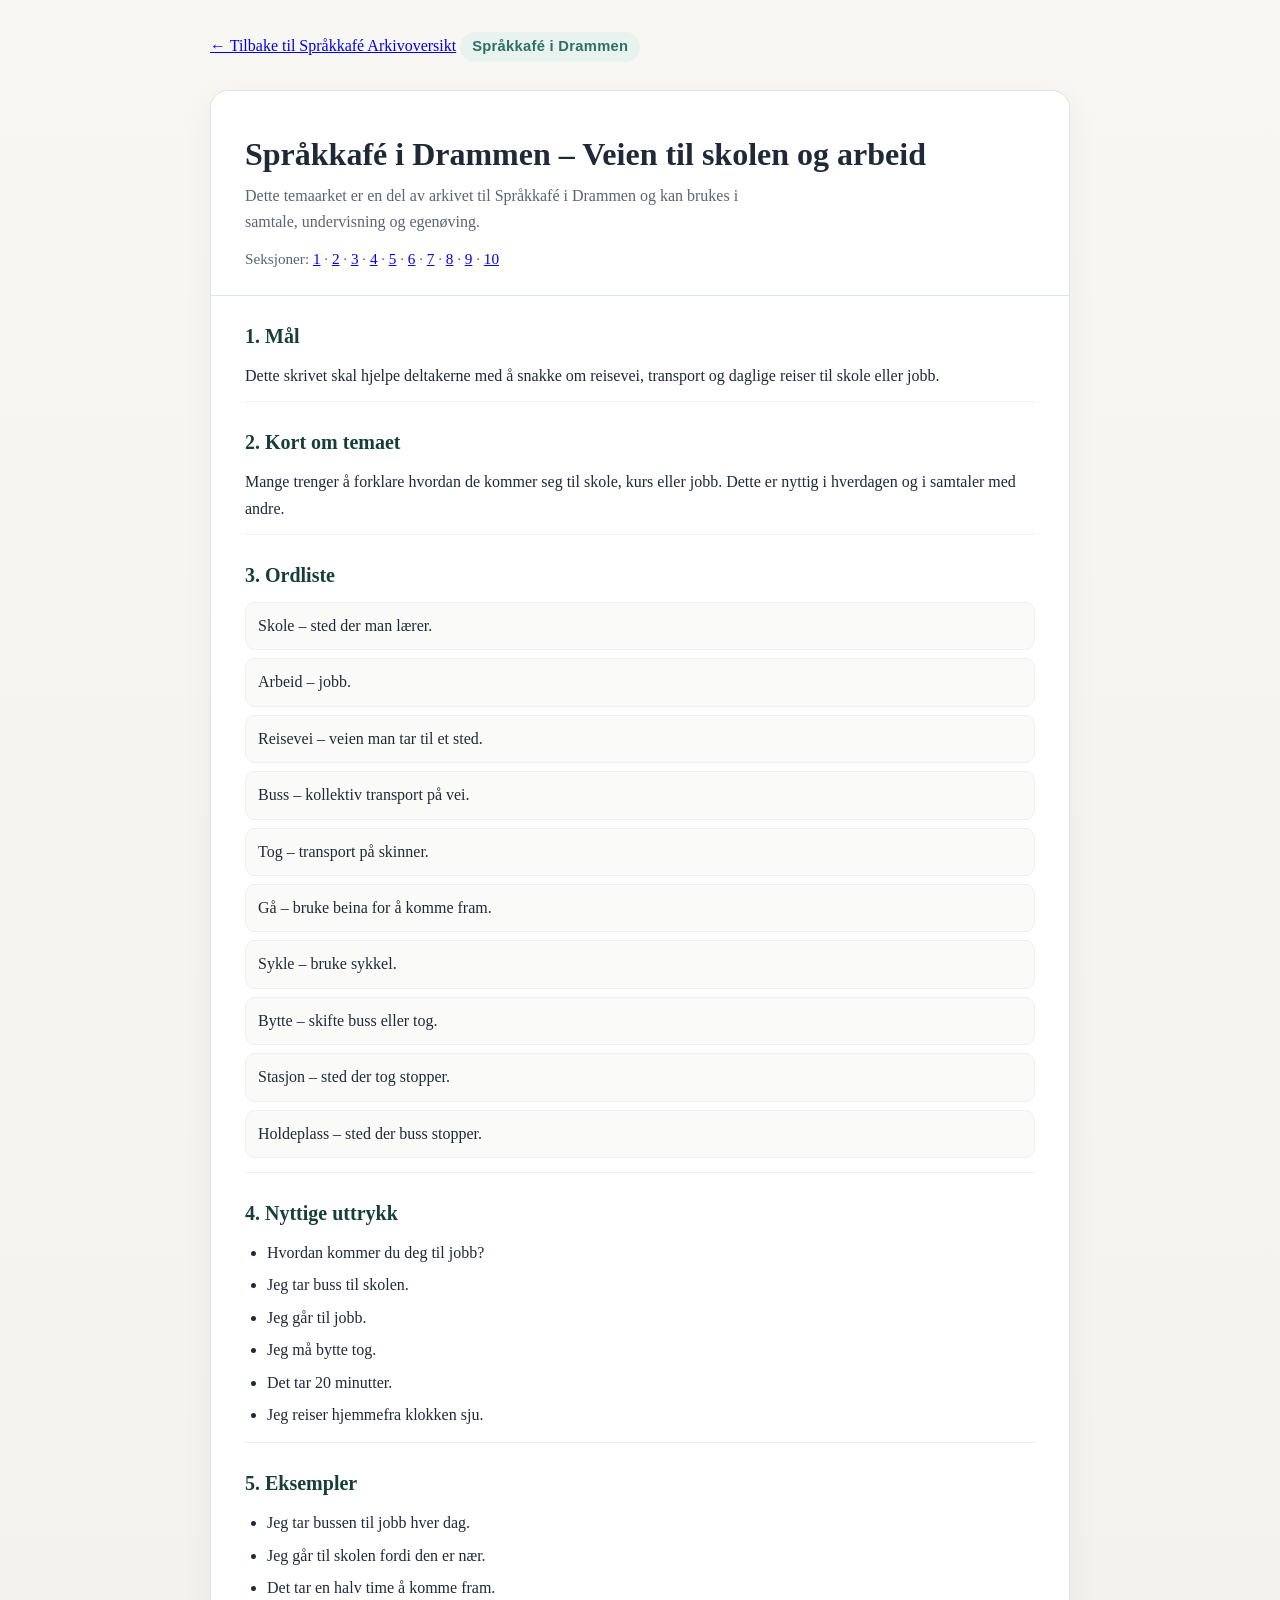
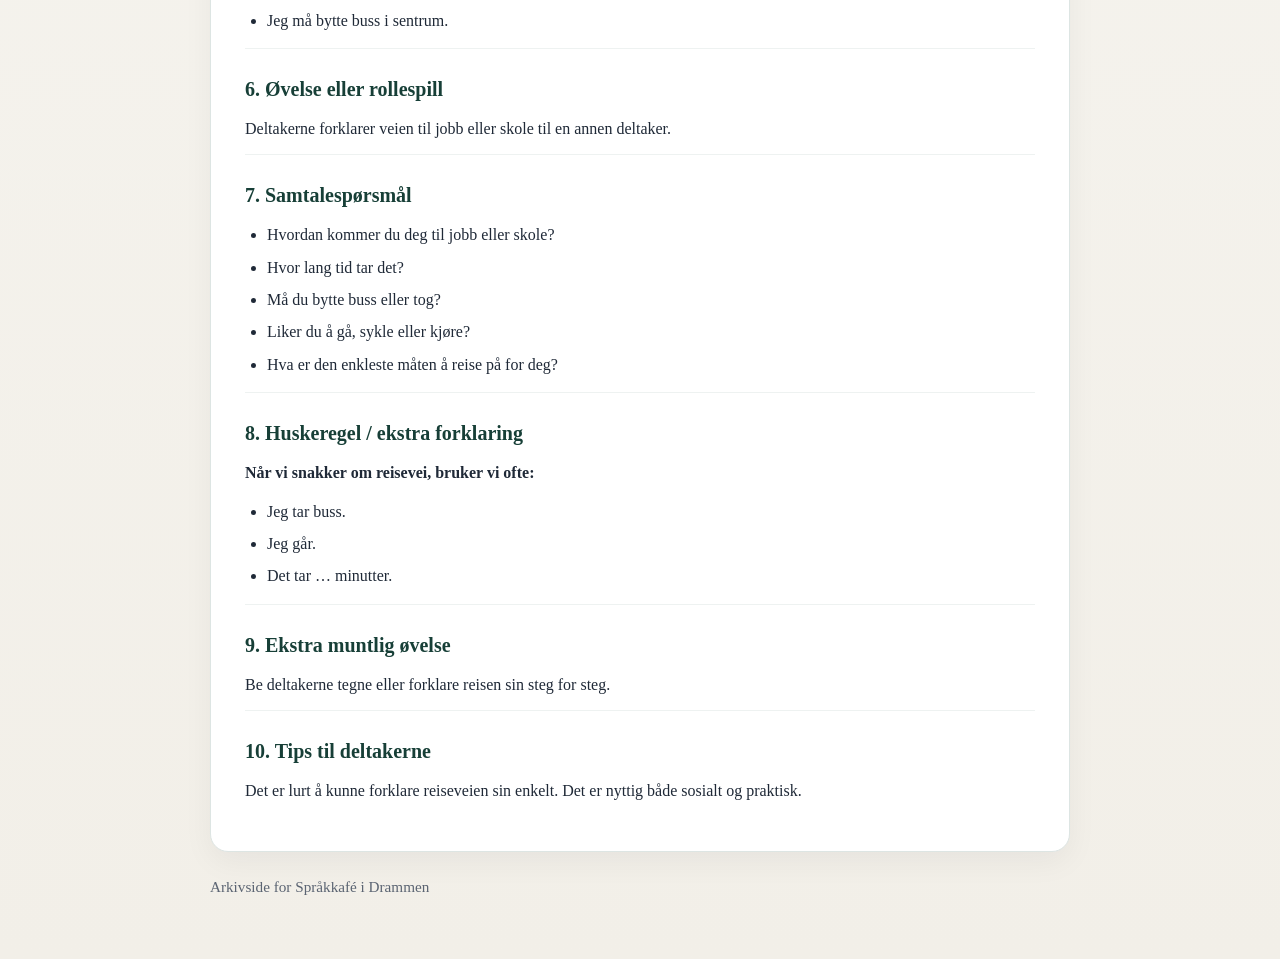
<file: veien-til-skolen-og-arbeid.html>
<!doctype html>
<html lang="no">
<head>
  <meta charset="utf-8">
  <meta name="viewport" content="width=device-width, initial-scale=1">
  <title>Språkkafé i Drammen – Veien til skolen og arbeid</title>
  <link rel="stylesheet" href="styles.css">
</head>
<body>
  <main class="site">
    <header class="top">
      <a href="https://thpest.github.io/arkiv/" class="back-link">← Tilbake til Språkkafé Arkivoversikt</a>
      <span class="kicker">Språkkafé i Drammen</span>
    </header>
    <article class="card">
      <div class="hero">
        <h1>Språkkafé i Drammen – Veien til skolen og arbeid</h1>
        <p>Dette temaarket er en del av arkivet til Språkkafé i Drammen og kan brukes i samtale, undervisning og egenøving.</p>
        <p class="small">Seksjoner: <a href="#s1">1</a> · <a href="#s2">2</a> · <a href="#s3">3</a> · <a href="#s4">4</a> · <a href="#s5">5</a> · <a href="#s6">6</a> · <a href="#s7">7</a> · <a href="#s8">8</a> · <a href="#s9">9</a> · <a href="#s10">10</a></p>
      </div>
      <div class="content">
        <section id="s1"><h2>1. Mål</h2>
<p>Dette skrivet skal hjelpe deltakerne med å snakke om reisevei, transport og daglige reiser til skole eller jobb.</p>
</section>
<section id="s2"><h2>2. Kort om temaet</h2>
<p>Mange trenger å forklare hvordan de kommer seg til skole, kurs eller jobb. Dette er nyttig i hverdagen og i samtaler med andre.</p>
</section>
<section id="s3"><h2>3. Ordliste</h2>
<ul class="term-list">
<li>Skole – sted der man lærer.</li>
<li>Arbeid – jobb.</li>
<li>Reisevei – veien man tar til et sted.</li>
<li>Buss – kollektiv transport på vei.</li>
<li>Tog – transport på skinner.</li>
<li>Gå – bruke beina for å komme fram.</li>
<li>Sykle – bruke sykkel.</li>
<li>Bytte – skifte buss eller tog.</li>
<li>Stasjon – sted der tog stopper.</li>
<li>Holdeplass – sted der buss stopper.</li>
</ul>
</section>
<section id="s4"><h2>4. Nyttige uttrykk</h2>
<ul>
<li>Hvordan kommer du deg til jobb?</li>
<li>Jeg tar buss til skolen.</li>
<li>Jeg går til jobb.</li>
<li>Jeg må bytte tog.</li>
<li>Det tar 20 minutter.</li>
<li>Jeg reiser hjemmefra klokken sju.</li>
</ul>
</section>
<section id="s5"><h2>5. Eksempler</h2>
<ul>
<li>Jeg tar bussen til jobb hver dag.</li>
<li>Jeg går til skolen fordi den er nær.</li>
<li>Det tar en halv time å komme fram.</li>
<li>Jeg må bytte buss i sentrum.</li>
</ul>
</section>
<section id="s6"><h2>6. Øvelse eller rollespill</h2>
<p>Deltakerne forklarer veien til jobb eller skole til en annen deltaker.</p>
</section>
<section id="s7"><h2>7. Samtalespørsmål</h2>
<ul>
<li>Hvordan kommer du deg til jobb eller skole?</li>
<li>Hvor lang tid tar det?</li>
<li>Må du bytte buss eller tog?</li>
<li>Liker du å gå, sykle eller kjøre?</li>
<li>Hva er den enkleste måten å reise på for deg?</li>
</ul>
</section>
<section id="s8"><h2>8. Huskeregel / ekstra forklaring</h2>
<p><strong>Når vi snakker om reisevei, bruker vi ofte:</strong></p>
<ul>
<li>Jeg tar buss.</li>
<li>Jeg går.</li>
<li>Det tar … minutter.</li>
</ul>
</section>
<section id="s9"><h2>9. Ekstra muntlig øvelse</h2>
<p>Be deltakerne tegne eller forklare reisen sin steg for steg.</p>
</section>
<section id="s10"><h2>10. Tips til deltakerne</h2>
<p>Det er lurt å kunne forklare reiseveien sin enkelt. Det er nyttig både sosialt og praktisk.</p>
</section>
      </div>
    </article>
    <footer class="page">
      Arkivside for Språkkafé i Drammen
    </footer>
  </main>
</body>
</html>
</file>
<file: styles.css>
:root{
  --bg:#f6f4ef;
  --paper:#ffffff;
  --ink:#1f2937;
  --muted:#5b6472;
  --accent:#2f6f62;
  --accent-soft:#e8f2ef;
  --line:#dde5e3;
}
*{box-sizing:border-box}
html{scroll-behavior:smooth}
body{
  margin:0;
  font-family: Georgia, "Times New Roman", serif;
  color:var(--ink);
  background:linear-gradient(180deg,#f8f7f3 0%,#f2efe8 100%);
  line-height:1.65;
}
.site{
  max-width:900px;
  margin:0 auto;
  padding:32px 20px 60px;
}
header.top{
  margin-bottom:28px;
}
.kicker{
  display:inline-block;
  padding:6px 12px;
  border-radius:999px;
  background:var(--accent-soft);
  color:var(--accent);
  font:600 0.92rem/1.2 Arial, Helvetica, sans-serif;
  letter-spacing:.02em;
}
.card{
  background:var(--paper);
  border:1px solid var(--line);
  border-radius:18px;
  box-shadow:0 10px 30px rgba(17,24,39,.05);
  overflow:hidden;
}
.hero{
  padding:34px 34px 24px;
  border-bottom:1px solid var(--line);
}
.hero h1{
  margin:10px 0 0;
  font-size:2rem;
  line-height:1.2;
}
.hero p{
  margin:10px 0 0;
  color:var(--muted);
  max-width:65ch;
}
.content{
  padding:12px 34px 34px;
}
section{
  padding-top:24px;
  border-top:1px solid #eef2f1;
}
section:first-child{
  border-top:none;
  padding-top:12px;
}
h2{
  font-size:1.25rem;
  margin:0 0 10px;
  color:#173f37;
}
p{margin:0 0 12px}
ul{
  margin:8px 0 14px 0;
  padding-left:22px;
}
li{margin:6px 0}
.term-list{
  list-style:none;
  padding-left:0;
}
.term-list li{
  padding:10px 12px;
  margin:8px 0;
  background:#fafbf9;
  border:1px solid #edf1ef;
  border-radius:10px;
}
.note{
  background:#faf7ef;
  border:1px solid #eee2c9;
  border-radius:12px;
  padding:14px 16px;
  margin-top:6px;
}
footer.page{
  margin-top:22px;
  color:var(--muted);
  font-size:.95rem;
}
.index-list{
  display:grid;
  gap:12px;
  margin-top:18px;
}
.index-list a{
  display:block;
  text-decoration:none;
  color:inherit;
  background:var(--paper);
  border:1px solid var(--line);
  border-radius:14px;
  padding:16px 18px;
  box-shadow:0 6px 18px rgba(17,24,39,.04);
}
.index-list a:hover{
  border-color:#c7d7d3;
  transform:translateY(-1px);
}
.small{font-size:.95rem;color:var(--muted)}
@media (max-width:700px){
  .site{padding:18px 14px 44px}
  .hero,.content{padding-left:18px;padding-right:18px}
  .hero h1{font-size:1.6rem}
}
</file>
